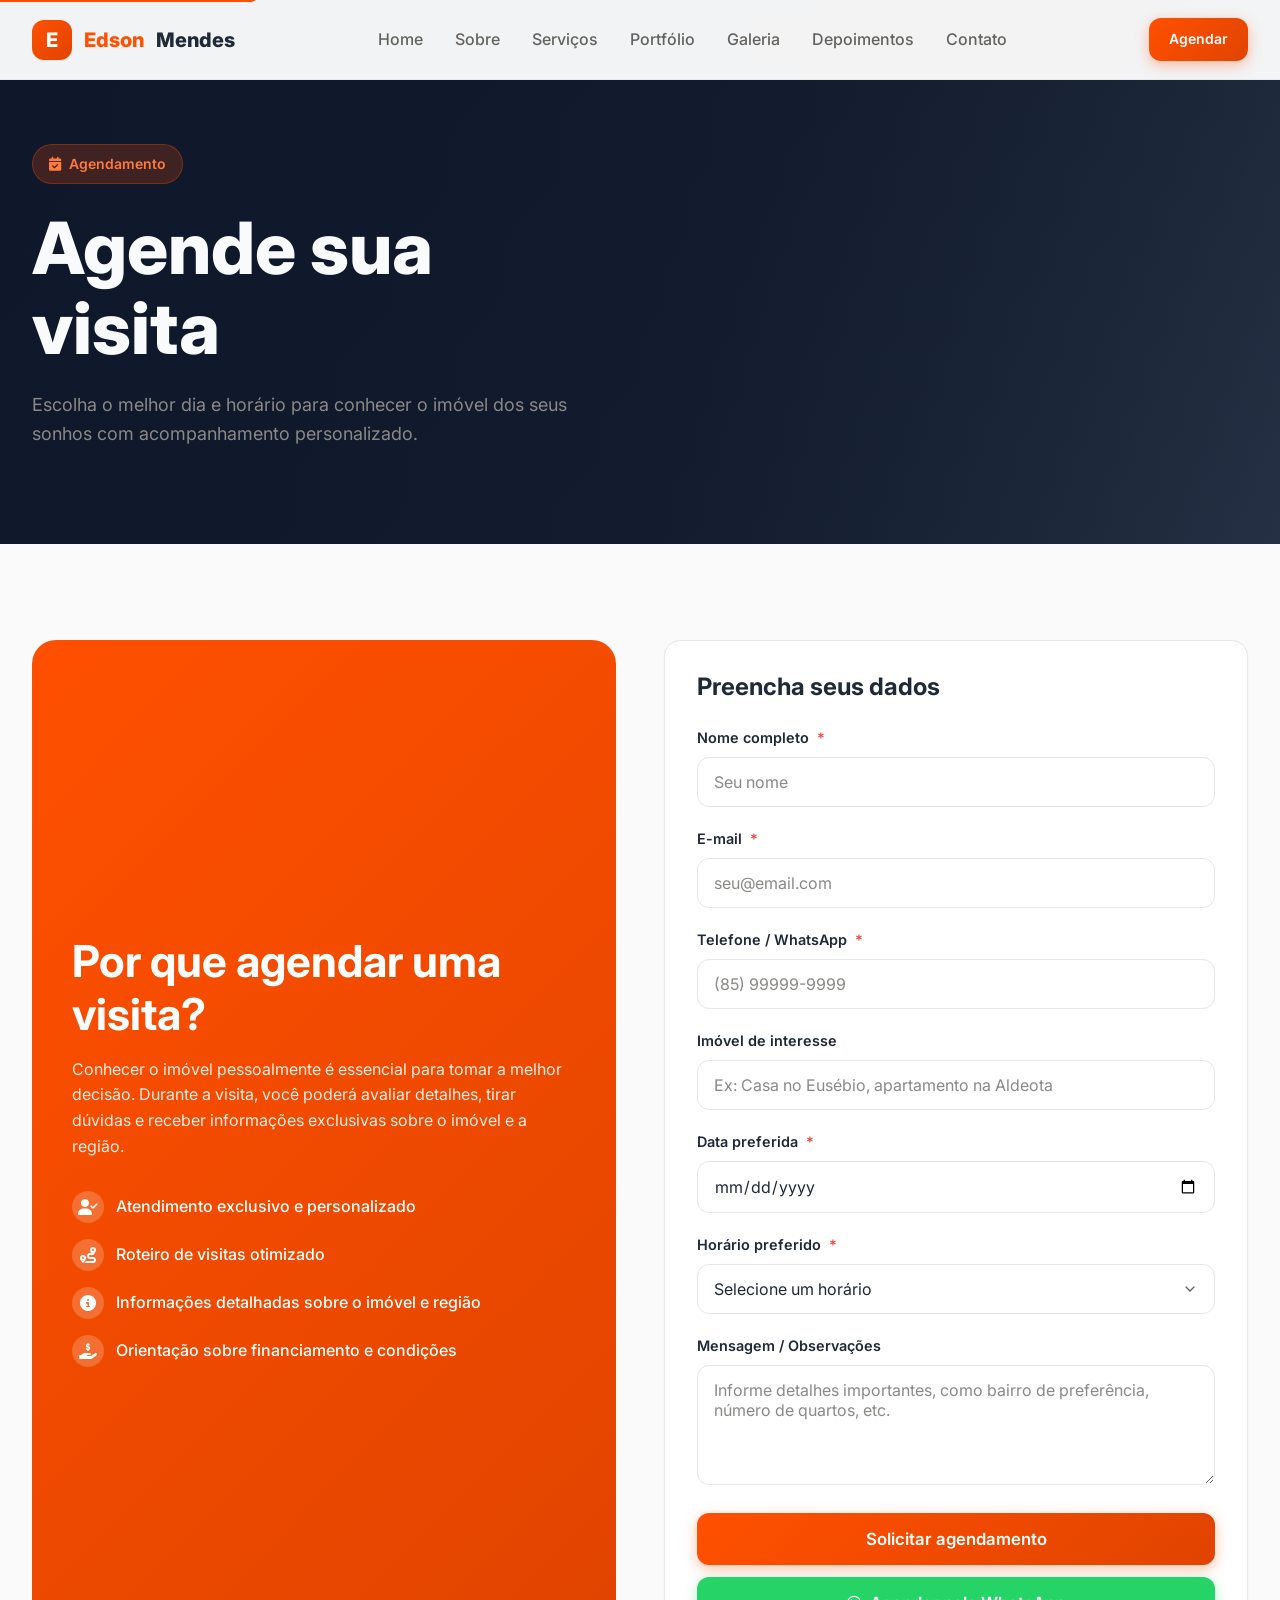
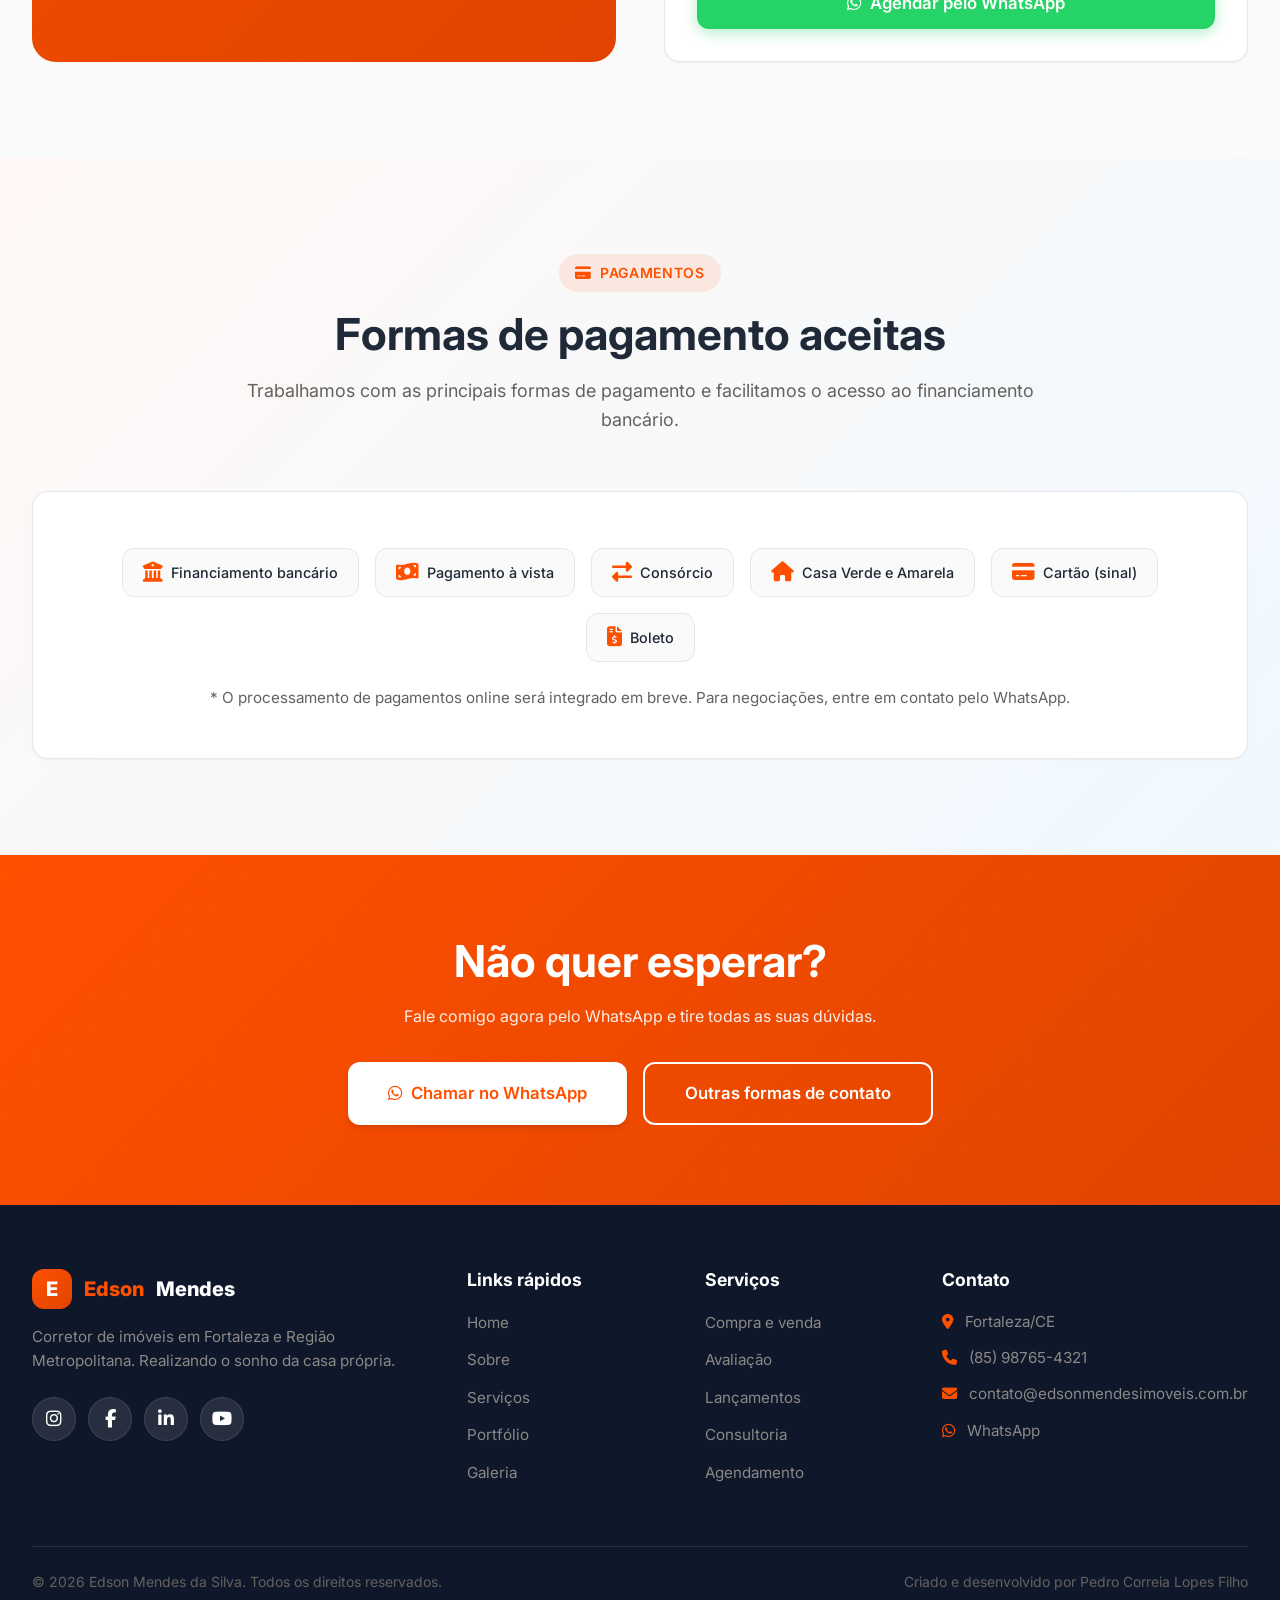
<file: pages/agendamento.html>
<!DOCTYPE html>
<html lang="pt-BR">
<head>
  <meta charset="UTF-8">
  <meta name="viewport" content="width=device-width, initial-scale=1.0">
  <title>Agendamento | Edson Mendes da Silva - Corretor de Imóveis em Fortaleza</title>
  <meta name="description" content="Agende uma visita com Edson Mendes da Silva, corretor de imóveis em Fortaleza/CE. Escolha dia, horário e o imóvel de interesse.">
  <meta name="keywords" content="agendamento visita imóvel, marcar visita Fortaleza, corretor imóveis, agendar">
  <meta name="robots" content="index, follow">
  <link rel="canonical" href="https://edsonmendesimoveis.com.br/pages/agendamento.html">
  
  <meta property="og:type" content="website">
  <meta property="og:url" content="https://edsonmendesimoveis.com.br/pages/agendamento.html">
  <meta property="og:title" content="Agendamento | Edson Mendes da Silva - Corretor de Imóveis">
  <meta property="og:description" content="Agende sua visita a imóveis em Fortaleza e Região Metropolitana.">
  <meta property="og:image" content="https://images.unsplash.com/photo-1600585154340-be6161a56a0c?auto=format&fit=crop&w=1200&q=80">
  
  <meta name="twitter:card" content="summary_large_image">
  <meta name="twitter:title" content="Agendamento | Edson Mendes da Silva - Corretor de Imóveis">
  <meta name="twitter:description" content="Agende sua visita a imóveis em Fortaleza e RM.">
  <meta name="twitter:image" content="https://images.unsplash.com/photo-1600585154340-be6161a56a0c?auto=format&fit=crop&w=1200&q=80">
  
  <script type="application/ld+json">
  {
    "@context": "https://schema.org",
    "@type": "WebPage",
    "name": "Agendamento de Visita - Edson Mendes da Silva",
    "description": "Agende uma visita com o corretor de imóveis Edson Mendes da Silva em Fortaleza/CE.",
    "url": "https://edsonmendesimoveis.com.br/pages/agendamento.html"
  }
  </script>
  
  <link rel="preconnect" href="https://fonts.googleapis.com">
  <link rel="preconnect" href="https://fonts.gstatic.com" crossorigin>
  <link href="https://fonts.googleapis.com/css2?family=Inter:wght@300;400;500;600;700;800&display=swap" rel="stylesheet">
  <link rel="stylesheet" href="https://cdn.jsdelivr.net/npm/@fortawesome/fontawesome-free@6.4.0/css/all.min.css">
  <link rel="stylesheet" href="../css/style.css">
  <link rel="icon" type="image/svg+xml" href="data:image/svg+xml,<svg xmlns='http://www.w3.org/2000/svg' viewBox='0 0 100 100'><rect width='100' height='100' rx='20' fill='%23ff5000'/><text x='50' y='68' font-size='55' text-anchor='middle' fill='white' font-family='Arial'>E</text></svg>">
</head>
<body>
  <a href="#main-content" class="skip-link">Pular para conteúdo principal</a>
  
  <header class="header" role="banner">
    <div class="container">
      <a href="../index.html" class="logo" aria-label="Edson Mendes - Corretor de Imóveis - Página inicial">
        <div class="logo-icon" aria-hidden="true">E</div>
        <span>Edson</span> Mendes
      </a>
      <nav class="nav-desktop" aria-label="Navegação principal">
        <ul>
          <li><a href="../index.html">Home</a></li>
          <li><a href="sobre.html">Sobre</a></li>
          <li><a href="servicos.html">Serviços</a></li>
          <li><a href="portfolio.html">Portfólio</a></li>
          <li><a href="galeria.html">Galeria</a></li>
          <li><a href="depoimentos.html">Depoimentos</a></li>
          <li><a href="contato.html">Contato</a></li>
        </ul>
      </nav>
      <div class="header-actions">
        <a href="agendamento.html" class="btn btn-primary btn-sm">Agendar</a>
        <button class="mobile-menu-toggle" aria-label="Abrir menu" aria-expanded="false" aria-controls="mobile-nav" aria-haspopup="true">
          <span></span><span></span><span></span>
        </button>
      </div>
    </div>
  </header>
  
  <div class="mobile-nav-overlay" id="mobile-nav-overlay" aria-hidden="true"></div>
  <nav class="mobile-nav" id="mobile-nav" aria-label="Menu mobile">
    <ul>
      <li><a href="../index.html">Home</a></li>
      <li><a href="sobre.html">Sobre</a></li>
      <li><a href="servicos.html">Serviços</a></li>
      <li><a href="portfolio.html">Portfólio</a></li>
      <li><a href="galeria.html">Galeria</a></li>
      <li><a href="faq.html">FAQ</a></li>
      <li><a href="depoimentos.html">Depoimentos</a></li>
      <li><a href="contato.html">Contato</a></li>
      <li><a href="agendamento.html" class="active">Agendamento</a></li>
    </ul>
    <a href="agendamento.html" class="btn btn-primary">Agendar visita</a>
  </nav>
  
  <main id="main-content">
    <section class="hero" style="min-height:60vh; padding:calc(var(--header-altura) + 4rem) 0 4rem;" aria-label="Apresentação da página de agendamento">
      <div class="container">
        <div class="hero-content reveal-left" style="max-width:100%">
          <div class="hero-badge"><i class="fas fa-calendar-check"></i> Agendamento</div>
          <h1 class="hero-title">Agende sua visita</h1>
          <p class="hero-description">Escolha o melhor dia e horário para conhecer o imóvel dos seus sonhos com acompanhamento personalizado.</p>
        </div>
      </div>
    </section>
    
    <section class="section" aria-labelledby="agendamento-title">
      <div class="container">
        <div class="schedule-grid">
          <div class="schedule-info reveal-left">
            <h2 id="agendamento-title">Por que agendar uma visita?</h2>
            <p>Conhecer o imóvel pessoalmente é essencial para tomar a melhor decisão. Durante a visita, você poderá avaliar detalhes, tirar dúvidas e receber informações exclusivas sobre o imóvel e a região.</p>
            <div class="schedule-benefits">
              <div class="schedule-benefit">
                <i class="fas fa-user-check"></i>
                <span>Atendimento exclusivo e personalizado</span>
              </div>
              <div class="schedule-benefit">
                <i class="fas fa-route"></i>
                <span>Roteiro de visitas otimizado</span>
              </div>
              <div class="schedule-benefit">
                <i class="fas fa-info-circle"></i>
                <span>Informações detalhadas sobre o imóvel e região</span>
              </div>
              <div class="schedule-benefit">
                <i class="fas fa-hand-holding-usd"></i>
                <span>Orientação sobre financiamento e condições</span>
              </div>
            </div>
          </div>
          
          <div class="schedule-form reveal-right">
            <div class="form-card">
              <h3 style="margin-bottom:1.5rem">Preencha seus dados</h3>
              <form data-form="appointment" novalidate>
                <div class="form-status" role="status" aria-live="polite"></div>
                <div class="form-group">
                  <label for="schedule-nome">Nome completo <span class="required" aria-hidden="true">*</span></label>
                  <input type="text" id="schedule-nome" name="name" class="form-control" placeholder="Seu nome" required aria-required="true">
                  <span class="form-error" role="alert"></span>
                </div>
                <div class="form-group">
                  <label for="schedule-email">E-mail <span class="required" aria-hidden="true">*</span></label>
                  <input type="email" id="schedule-email" name="email" class="form-control" placeholder="seu@email.com" required aria-required="true">
                  <span class="form-error" role="alert"></span>
                </div>
                <div class="form-group">
                  <label for="schedule-telefone">Telefone / WhatsApp <span class="required" aria-hidden="true">*</span></label>
                  <input type="tel" id="schedule-telefone" name="phone" class="form-control" placeholder="(85) 99999-9999" required aria-required="true">
                  <span class="form-error" role="alert"></span>
                </div>
                <div class="form-group">
                  <label for="schedule-imovel">Imóvel de interesse</label>
                  <input type="text" id="schedule-imovel" name="property_interest" class="form-control" placeholder="Ex: Casa no Eusébio, apartamento na Aldeota">
                </div>
                <div class="form-group">
                  <label for="schedule-data">Data preferida <span class="required" aria-hidden="true">*</span></label>
                  <input type="date" id="schedule-data" name="preferred_date" class="form-control" required aria-required="true">
                  <span class="form-error" role="alert"></span>
                </div>
                <div class="form-group">
                  <label for="schedule-horario">Horário preferido <span class="required" aria-hidden="true">*</span></label>
                  <select id="schedule-horario" name="preferred_time" class="form-control" required aria-required="true">
                    <option value="">Selecione um horário</option>
                    <option value="manha">Manhã (8h - 12h)</option>
                    <option value="tarde">Tarde (12h - 18h)</option>
                    <option value="noite">Noite (18h - 20h)</option>
                    <option value="sabado">Sábado</option>
                  </select>
                  <span class="form-error" role="alert"></span>
                </div>
                <div class="form-group">
                  <label for="schedule-mensagem">Mensagem / Observações</label>
                  <textarea id="schedule-mensagem" name="message" class="form-control" placeholder="Informe detalhes importantes, como bairro de preferência, número de quartos, etc."></textarea>
                </div>
                <button type="submit" class="btn btn-primary btn-lg" style="width:100%">Solicitar agendamento</button>
                <button type="button" class="btn btn-whatsapp btn-lg" style="width:100%; margin-top:0.75rem" data-whatsapp><i class="fab fa-whatsapp"></i> Agendar pelo WhatsApp</button>
              </form>
            </div>
          </div>
        </div>
      </div>
    </section>
    
    <section class="section bg-gradient" aria-labelledby="pagamentos-title">
      <div class="container">
        <div class="section-header reveal">
          <span class="section-label"><i class="fas fa-credit-card"></i> Pagamentos</span>
          <h2 id="pagamentos-title" class="section-title">Formas de pagamento aceitas</h2>
          <p class="section-subtitle">Trabalhamos com as principais formas de pagamento e facilitamos o acesso ao financiamento bancário.</p>
        </div>
        <div class="payment-section reveal">
          <div class="payment-methods">
            <div class="payment-method"><i class="fas fa-university"></i> Financiamento bancário</div>
            <div class="payment-method"><i class="fas fa-money-bill-wave"></i> Pagamento à vista</div>
            <div class="payment-method"><i class="fas fa-exchange-alt"></i> Consórcio</div>
            <div class="payment-method"><i class="fas fa-home"></i> Casa Verde e Amarela</div>
            <div class="payment-method"><i class="fas fa-credit-card"></i> Cartão (sinal)</div>
            <div class="payment-method"><i class="fas fa-file-invoice-dollar"></i> Boleto</div>
          </div>
          <p class="mt-3" style="color:var(--cor-secundaria); font-size:0.95rem">* O processamento de pagamentos online será integrado em breve. Para negociações, entre em contato pelo WhatsApp.</p>
        </div>
      </div>
    </section>
    
    <section class="cta-section" aria-labelledby="cta-agendamento-title">
      <div class="container">
        <h2 id="cta-agendamento-title" class="reveal">Não quer esperar?</h2>
        <p class="reveal">Fale comigo agora pelo WhatsApp e tire todas as suas dúvidas.</p>
        <div class="cta-buttons reveal">
          <button class="btn btn-branco btn-lg" data-whatsapp><i class="fab fa-whatsapp"></i> Chamar no WhatsApp</button>
          <a href="contato.html" class="btn btn-secondary btn-lg" style="color:white; border-color:white">Outras formas de contato</a>
        </div>
      </div>
    </section>
  </main>
  
  <footer class="footer" role="contentinfo">
    <div class="container">
      <div class="footer-grid">
        <div class="footer-brand">
          <a href="../index.html" class="logo"><div class="logo-icon" aria-hidden="true">E</div><span>Edson</span> Mendes</a>
          <p>Corretor de imóveis em Fortaleza e Região Metropolitana. Realizando o sonho da casa própria.</p>
          <div class="social-links" aria-label="Redes sociais">
            <a href="#" class="social-link" data-social="instagram" aria-label="Instagram"><i class="fab fa-instagram"></i></a>
            <a href="#" class="social-link" data-social="facebook" aria-label="Facebook"><i class="fab fa-facebook-f"></i></a>
            <a href="#" class="social-link" data-social="linkedin" aria-label="LinkedIn"><i class="fab fa-linkedin-in"></i></a>
            <a href="#" class="social-link" data-social="youtube" aria-label="YouTube"><i class="fab fa-youtube"></i></a>
          </div>
        </div>
        <div class="footer-column">
          <h4>Links rápidos</h4>
          <ul>
            <li><a href="../index.html">Home</a></li>
            <li><a href="sobre.html">Sobre</a></li>
            <li><a href="servicos.html">Serviços</a></li>
            <li><a href="portfolio.html">Portfólio</a></li>
            <li><a href="galeria.html">Galeria</a></li>
          </ul>
        </div>
        <div class="footer-column">
          <h4>Serviços</h4>
          <ul>
            <li><a href="servicos.html">Compra e venda</a></li>
            <li><a href="servicos.html">Avaliação</a></li>
            <li><a href="servicos.html">Lançamentos</a></li>
            <li><a href="servicos.html">Consultoria</a></li>
            <li><a href="agendamento.html">Agendamento</a></li>
          </ul>
        </div>
        <div class="footer-column">
          <h4>Contato</h4>
          <ul class="footer-contact">
            <li><i class="fas fa-map-marker-alt"></i> Fortaleza/CE</li>
            <li><i class="fas fa-phone"></i> <a href="tel:+5585987654321">(85) 98765-4321</a></li>
            <li><i class="fas fa-envelope"></i> <a href="mailto:contato@edsonmendesimoveis.com.br">contato@edsonmendesimoveis.com.br</a></li>
            <li><i class="fab fa-whatsapp"></i> <a href="#" data-whatsapp>WhatsApp</a></li>
          </ul>
        </div>
      </div>
      <div class="footer-bottom">
        <p>© 2026 Edson Mendes da Silva. Todos os direitos reservados.</p>
        <p>Criado e desenvolvido por Pedro Correia Lopes Filho</p>
      </div>
    </div>
  </footer>
  
  <script src="../js/main.js" defer></script>
</body>
</html>
</file>
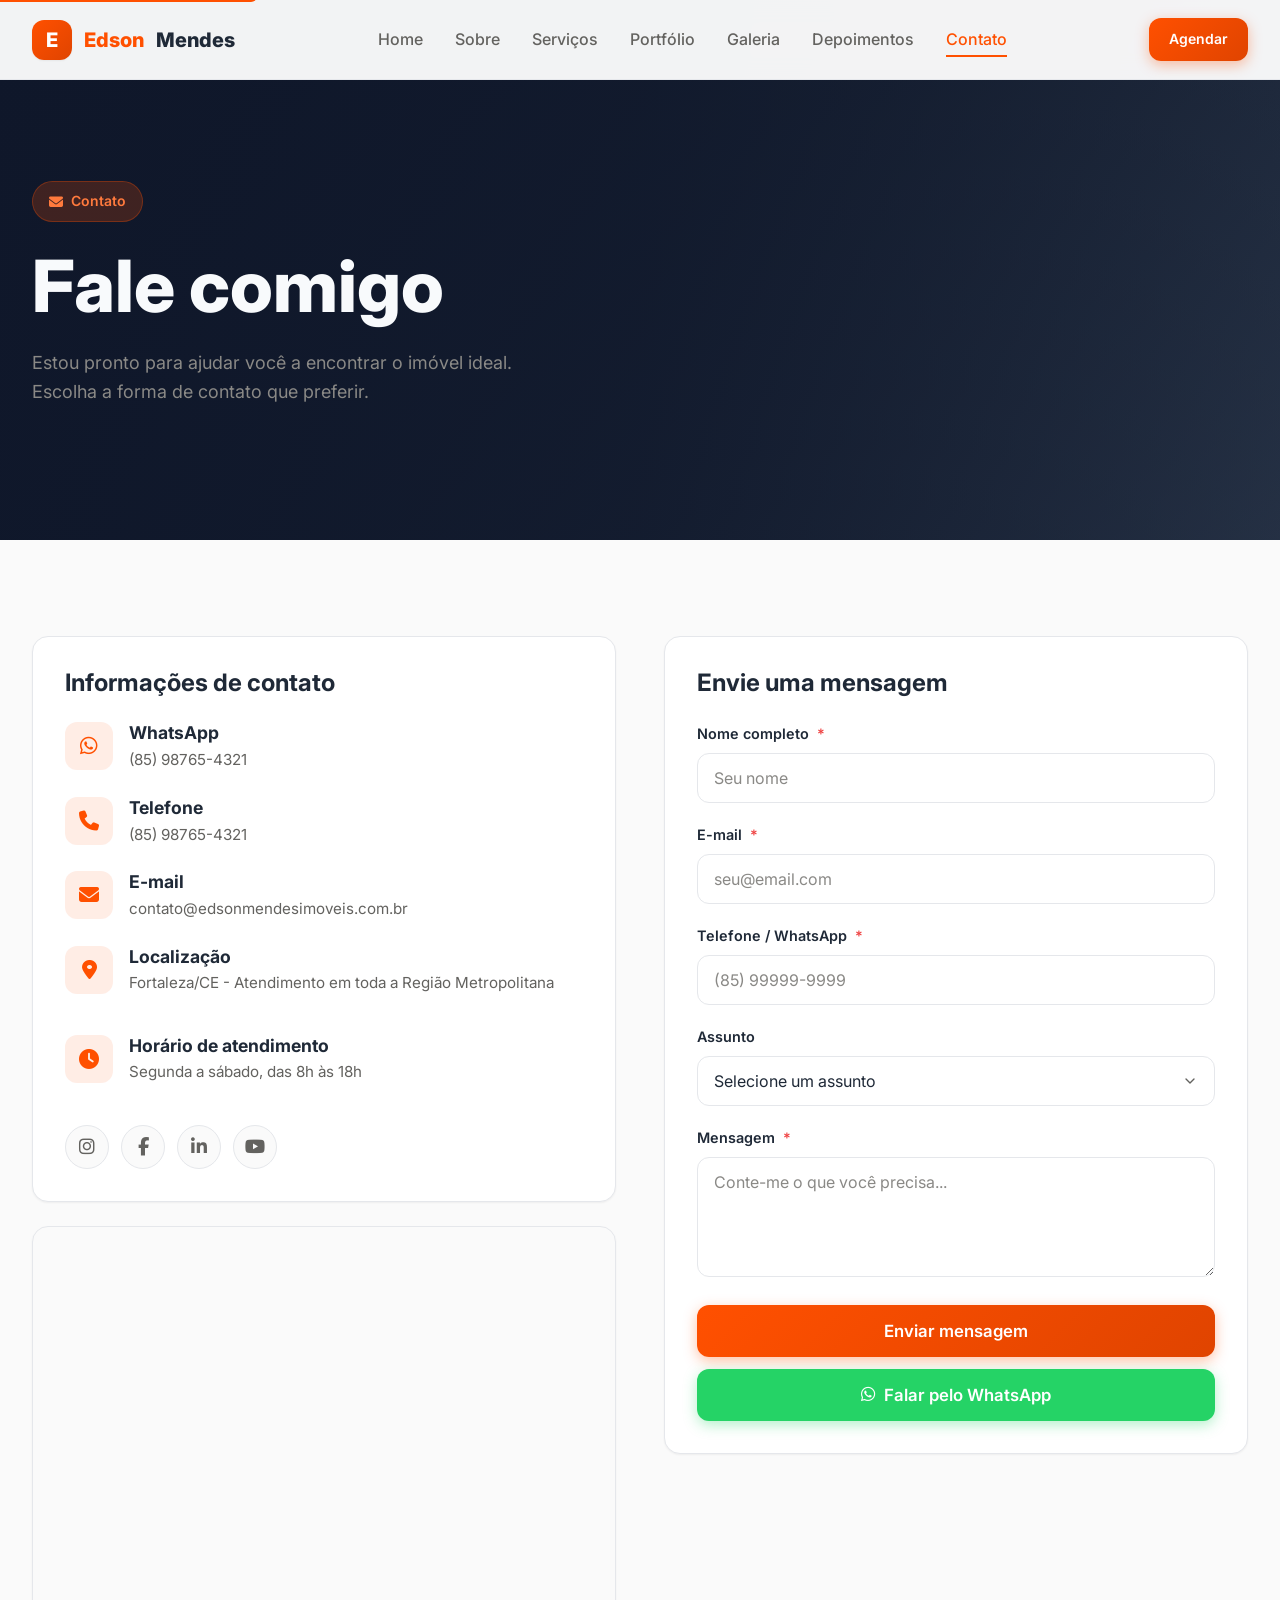
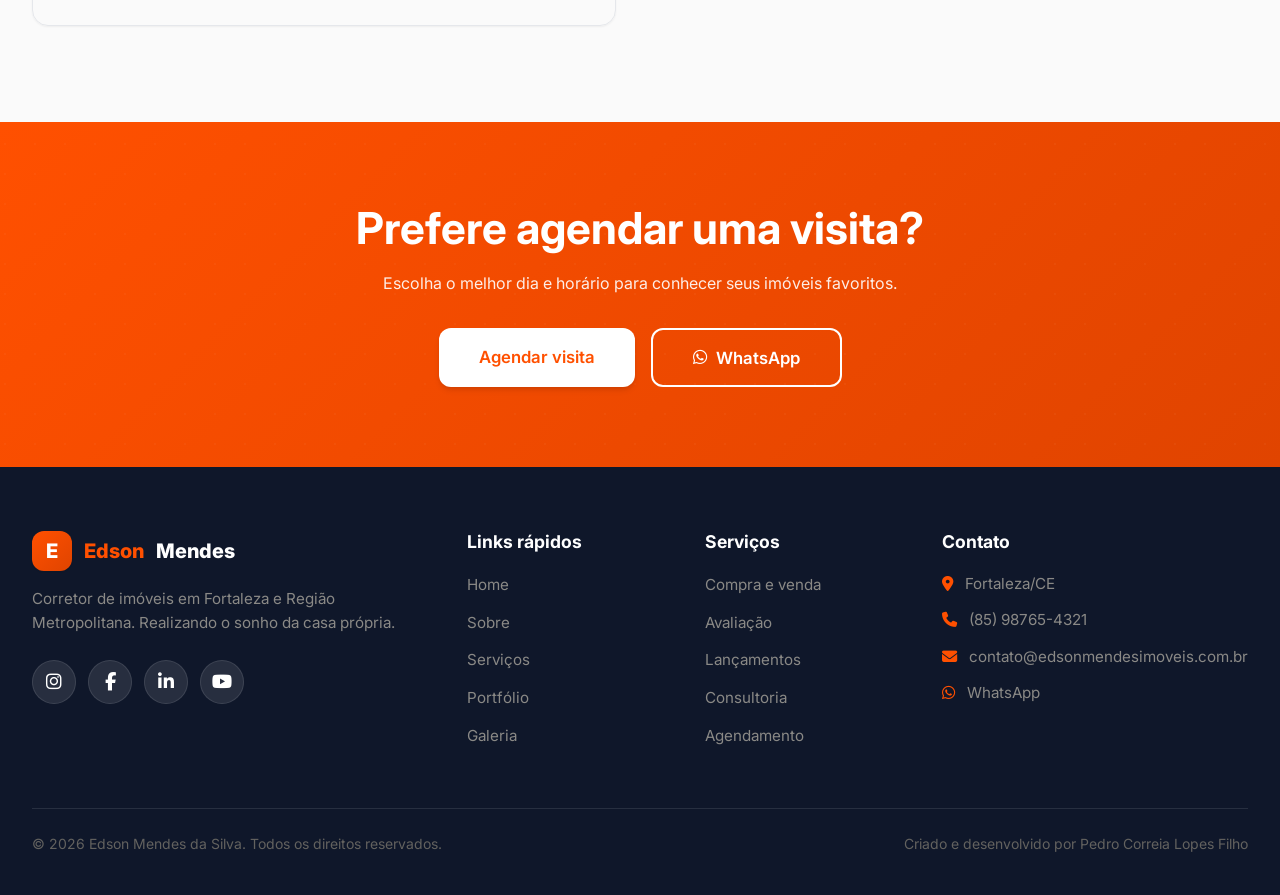
<file: pages/contato.html>
<!DOCTYPE html>
<html lang="pt-BR">
<head>
  <meta charset="UTF-8">
  <meta name="viewport" content="width=device-width, initial-scale=1.0">
  <title>Contato | Edson Mendes da Silva - Corretor de Imóveis em Fortaleza</title>
  <meta name="description" content="Entre em contato com Edson Mendes da Silva, corretor de imóveis em Fortaleza/CE. Telefone, WhatsApp, e-mail e formulário de contato.">
  <meta name="keywords" content="contato corretor imóveis, WhatsApp imóveis Fortaleza, telefone corretor, agendamento visita">
  <meta name="robots" content="index, follow">
  <link rel="canonical" href="https://edsonmendesimoveis.com.br/pages/contato.html">
  
  <meta property="og:type" content="website">
  <meta property="og:url" content="https://edsonmendesimoveis.com.br/pages/contato.html">
  <meta property="og:title" content="Contato | Edson Mendes da Silva - Corretor de Imóveis">
  <meta property="og:description" content="Fale com Edson Mendes da Silva. Atendimento via WhatsApp, telefone, e-mail ou formulário.">
  <meta property="og:image" content="https://images.unsplash.com/photo-1423666639041-f56000c27a9a?auto=format&fit=crop&w=1200&q=80">
  
  <meta name="twitter:card" content="summary_large_image">
  <meta name="twitter:title" content="Contato | Edson Mendes da Silva - Corretor de Imóveis">
  <meta name="twitter:description" content="Fale com o corretor Edson Mendes da Silva em Fortaleza/CE.">
  <meta name="twitter:image" content="https://images.unsplash.com/photo-1423666639041-f56000c27a9a?auto=format&fit=crop&w=1200&q=80">
  
  <script type="application/ld+json">
  {
    "@context": "https://schema.org",
    "@type": "ContactPage",
    "name": "Contato - Edson Mendes da Silva",
    "description": "Página de contato do corretor de imóveis Edson Mendes da Silva em Fortaleza/CE.",
    "url": "https://edsonmendesimoveis.com.br/pages/contato.html",
    "mainEntity": {
      "@type": "RealEstateAgent",
      "name": "Edson Mendes da Silva - Corretor de Imóveis",
      "telephone": "+55-85-98765-4321",
      "email": "contato@edsonmendesimoveis.com.br",
      "address": {
        "@type": "PostalAddress",
        "addressLocality": "Fortaleza",
        "addressRegion": "CE",
        "addressCountry": "BR"
      },
      "contactPoint": {
        "@type": "ContactPoint",
        "telephone": "+55-85-98765-4321",
        "contactType": "Vendas",
        "availableLanguage": "Portuguese"
      }
    }
  }
  </script>
  
  <link rel="preconnect" href="https://fonts.googleapis.com">
  <link rel="preconnect" href="https://fonts.gstatic.com" crossorigin>
  <link href="https://fonts.googleapis.com/css2?family=Inter:wght@300;400;500;600;700;800&display=swap" rel="stylesheet">
  <link rel="stylesheet" href="https://cdn.jsdelivr.net/npm/@fortawesome/fontawesome-free@6.4.0/css/all.min.css">
  <link rel="stylesheet" href="../css/style.css">
  <link rel="icon" type="image/svg+xml" href="data:image/svg+xml,<svg xmlns='http://www.w3.org/2000/svg' viewBox='0 0 100 100'><rect width='100' height='100' rx='20' fill='%23ff5000'/><text x='50' y='68' font-size='55' text-anchor='middle' fill='white' font-family='Arial'>E</text></svg>">
</head>
<body>
  <a href="#main-content" class="skip-link">Pular para conteúdo principal</a>
  
  <header class="header" role="banner">
    <div class="container">
      <a href="../index.html" class="logo" aria-label="Edson Mendes - Corretor de Imóveis - Página inicial">
        <div class="logo-icon" aria-hidden="true">E</div>
        <span>Edson</span> Mendes
      </a>
      <nav class="nav-desktop" aria-label="Navegação principal">
        <ul>
          <li><a href="../index.html">Home</a></li>
          <li><a href="sobre.html">Sobre</a></li>
          <li><a href="servicos.html">Serviços</a></li>
          <li><a href="portfolio.html">Portfólio</a></li>
          <li><a href="galeria.html">Galeria</a></li>
          <li><a href="depoimentos.html">Depoimentos</a></li>
          <li><a href="contato.html" class="active">Contato</a></li>
        </ul>
      </nav>
      <div class="header-actions">
        <a href="agendamento.html" class="btn btn-primary btn-sm">Agendar</a>
        <button class="mobile-menu-toggle" aria-label="Abrir menu" aria-expanded="false" aria-controls="mobile-nav" aria-haspopup="true">
          <span></span><span></span><span></span>
        </button>
      </div>
    </div>
  </header>
  
  <div class="mobile-nav-overlay" id="mobile-nav-overlay" aria-hidden="true"></div>
  <nav class="mobile-nav" id="mobile-nav" aria-label="Menu mobile">
    <ul>
      <li><a href="../index.html">Home</a></li>
      <li><a href="sobre.html">Sobre</a></li>
      <li><a href="servicos.html">Serviços</a></li>
      <li><a href="portfolio.html">Portfólio</a></li>
      <li><a href="galeria.html">Galeria</a></li>
      <li><a href="faq.html">FAQ</a></li>
      <li><a href="depoimentos.html">Depoimentos</a></li>
      <li><a href="contato.html" class="active">Contato</a></li>
      <li><a href="agendamento.html">Agendamento</a></li>
    </ul>
    <a href="agendamento.html" class="btn btn-primary">Agendar visita</a>
  </nav>
  
  <main id="main-content">
    <section class="hero" style="min-height:60vh; padding:calc(var(--header-altura) + 4rem) 0 4rem;" aria-label="Apresentação da página de contato">
      <div class="container">
        <div class="hero-content reveal-left" style="max-width:100%">
          <div class="hero-badge"><i class="fas fa-envelope"></i> Contato</div>
          <h1 class="hero-title">Fale comigo</h1>
          <p class="hero-description">Estou pronto para ajudar você a encontrar o imóvel ideal. Escolha a forma de contato que preferir.</p>
        </div>
      </div>
    </section>
    
    <section class="section" aria-labelledby="contato-title">
      <div class="container">
        <div class="contact-grid">
          <div class="contact-info reveal-left">
            <div class="contact-info-card">
              <h3 style="margin-bottom:1.5rem">Informações de contato</h3>
              <div class="contact-info-item">
                <i class="fab fa-whatsapp"></i>
                <div>
                  <h4>WhatsApp</h4>
                  <a href="#" data-whatsapp>(85) 98765-4321</a>
                </div>
              </div>
              <div class="contact-info-item">
                <i class="fas fa-phone"></i>
                <div>
                  <h4>Telefone</h4>
                  <a href="tel:+5585987654321">(85) 98765-4321</a>
                </div>
              </div>
              <div class="contact-info-item">
                <i class="fas fa-envelope"></i>
                <div>
                  <h4>E-mail</h4>
                  <a href="mailto:contato@edsonmendesimoveis.com.br">contato@edsonmendesimoveis.com.br</a>
                </div>
              </div>
              <div class="contact-info-item">
                <i class="fas fa-map-marker-alt"></i>
                <div>
                  <h4>Localização</h4>
                  <p>Fortaleza/CE - Atendimento em toda a Região Metropolitana</p>
                </div>
              </div>
              <div class="contact-info-item">
                <i class="fas fa-clock"></i>
                <div>
                  <h4>Horário de atendimento</h4>
                  <p>Segunda a sábado, das 8h às 18h</p>
                </div>
              </div>
              <div class="social-links" aria-label="Redes sociais">
                <a href="#" class="social-link" data-social="instagram" aria-label="Instagram"><i class="fab fa-instagram"></i></a>
                <a href="#" class="social-link" data-social="facebook" aria-label="Facebook"><i class="fab fa-facebook-f"></i></a>
                <a href="#" class="social-link" data-social="linkedin" aria-label="LinkedIn"><i class="fab fa-linkedin-in"></i></a>
                <a href="#" class="social-link" data-social="youtube" aria-label="YouTube"><i class="fab fa-youtube"></i></a>
              </div>
            </div>
            <div class="map-container" aria-label="Mapa de localização em Fortaleza">
              <iframe src="https://www.google.com/maps/embed?pb=!1m18!1m12!1m3!1d127394.50268302252!2d-38.5898544!3d-3.7327144!2m3!1f0!2f0!3f0!3m2!1i1024!2i768!4f13.1!3m3!1m2!1s0x7c74c3f5cacecbf%3A0x3c2c7fccbaf2f9e0!2sFortaleza%2C%20CE!5e0!3m2!1spt-BR!2sbr!4v1699999999999!5m2!1spt-BR!2sbr" allowfullscreen="" loading="lazy" referrerpolicy="no-referrer-when-downgrade" title="Mapa de Fortaleza - Ceará"></iframe>
            </div>
          </div>
          
          <div class="contact-form reveal-right">
            <div class="form-card">
              <h3 style="margin-bottom:1.5rem">Envie uma mensagem</h3>
              <form data-form="contact" novalidate>
                <div class="form-status" role="status" aria-live="polite"></div>
                <div class="form-group">
                  <label for="contact-nome">Nome completo <span class="required" aria-hidden="true">*</span></label>
                  <input type="text" id="contact-nome" name="name" class="form-control" placeholder="Seu nome" required aria-required="true">
                  <span class="form-error" role="alert"></span>
                </div>
                <div class="form-group">
                  <label for="contact-email">E-mail <span class="required" aria-hidden="true">*</span></label>
                  <input type="email" id="contact-email" name="email" class="form-control" placeholder="seu@email.com" required aria-required="true">
                  <span class="form-error" role="alert"></span>
                </div>
                <div class="form-group">
                  <label for="contact-telefone">Telefone / WhatsApp <span class="required" aria-hidden="true">*</span></label>
                  <input type="tel" id="contact-telefone" name="phone" class="form-control" placeholder="(85) 99999-9999" required aria-required="true">
                  <span class="form-error" role="alert"></span>
                </div>
                <div class="form-group">
                  <label for="contact-assunto">Assunto</label>
                  <select id="contact-assunto" name="subject" class="form-control">
                    <option value="">Selecione um assunto</option>
                    <option value="compra">Quero comprar um imóvel</option>
                    <option value="venda">Quero vender um imóvel</option>
                    <option value="aluguel">Quero alugar um imóvel</option>
                    <option value="avaliacao">Avaliação de imóvel</option>
                    <option value="lancamento">Lançamentos</option>
                    <option value="outro">Outro assunto</option>
                  </select>
                </div>
                <div class="form-group">
                  <label for="contact-mensagem">Mensagem <span class="required" aria-hidden="true">*</span></label>
                  <textarea id="contact-mensagem" name="message" class="form-control" placeholder="Conte-me o que você precisa..." required aria-required="true"></textarea>
                  <span class="form-error" role="alert"></span>
                </div>
                <button type="submit" class="btn btn-primary btn-lg" style="width:100%">Enviar mensagem</button>
                <button type="button" class="btn btn-whatsapp btn-lg" style="width:100%; margin-top:0.75rem" data-whatsapp><i class="fab fa-whatsapp"></i> Falar pelo WhatsApp</button>
              </form>
            </div>
          </div>
        </div>
      </div>
    </section>
    
    <section class="cta-section" aria-labelledby="cta-contato-title">
      <div class="container">
        <h2 id="cta-contato-title" class="reveal">Prefere agendar uma visita?</h2>
        <p class="reveal">Escolha o melhor dia e horário para conhecer seus imóveis favoritos.</p>
        <div class="cta-buttons reveal">
          <a href="agendamento.html" class="btn btn-branco btn-lg">Agendar visita</a>
          <button class="btn btn-secondary btn-lg" style="color:white; border-color:white" data-whatsapp><i class="fab fa-whatsapp"></i> WhatsApp</button>
        </div>
      </div>
    </section>
  </main>
  
  <footer class="footer" role="contentinfo">
    <div class="container">
      <div class="footer-grid">
        <div class="footer-brand">
          <a href="../index.html" class="logo"><div class="logo-icon" aria-hidden="true">E</div><span>Edson</span> Mendes</a>
          <p>Corretor de imóveis em Fortaleza e Região Metropolitana. Realizando o sonho da casa própria.</p>
          <div class="social-links" aria-label="Redes sociais">
            <a href="#" class="social-link" data-social="instagram" aria-label="Instagram"><i class="fab fa-instagram"></i></a>
            <a href="#" class="social-link" data-social="facebook" aria-label="Facebook"><i class="fab fa-facebook-f"></i></a>
            <a href="#" class="social-link" data-social="linkedin" aria-label="LinkedIn"><i class="fab fa-linkedin-in"></i></a>
            <a href="#" class="social-link" data-social="youtube" aria-label="YouTube"><i class="fab fa-youtube"></i></a>
          </div>
        </div>
        <div class="footer-column">
          <h4>Links rápidos</h4>
          <ul>
            <li><a href="../index.html">Home</a></li>
            <li><a href="sobre.html">Sobre</a></li>
            <li><a href="servicos.html">Serviços</a></li>
            <li><a href="portfolio.html">Portfólio</a></li>
            <li><a href="galeria.html">Galeria</a></li>
          </ul>
        </div>
        <div class="footer-column">
          <h4>Serviços</h4>
          <ul>
            <li><a href="servicos.html">Compra e venda</a></li>
            <li><a href="servicos.html">Avaliação</a></li>
            <li><a href="servicos.html">Lançamentos</a></li>
            <li><a href="servicos.html">Consultoria</a></li>
            <li><a href="agendamento.html">Agendamento</a></li>
          </ul>
        </div>
        <div class="footer-column">
          <h4>Contato</h4>
          <ul class="footer-contact">
            <li><i class="fas fa-map-marker-alt"></i> Fortaleza/CE</li>
            <li><i class="fas fa-phone"></i> <a href="tel:+5585987654321">(85) 98765-4321</a></li>
            <li><i class="fas fa-envelope"></i> <a href="mailto:contato@edsonmendesimoveis.com.br">contato@edsonmendesimoveis.com.br</a></li>
            <li><i class="fab fa-whatsapp"></i> <a href="#" data-whatsapp>WhatsApp</a></li>
          </ul>
        </div>
      </div>
      <div class="footer-bottom">
        <p>© 2026 Edson Mendes da Silva. Todos os direitos reservados.</p>
        <p>Criado e desenvolvido por Pedro Correia Lopes Filho</p>
      </div>
    </div>
  </footer>
  
  <script src="../js/main.js" defer></script>
</body>
</html>
</file>
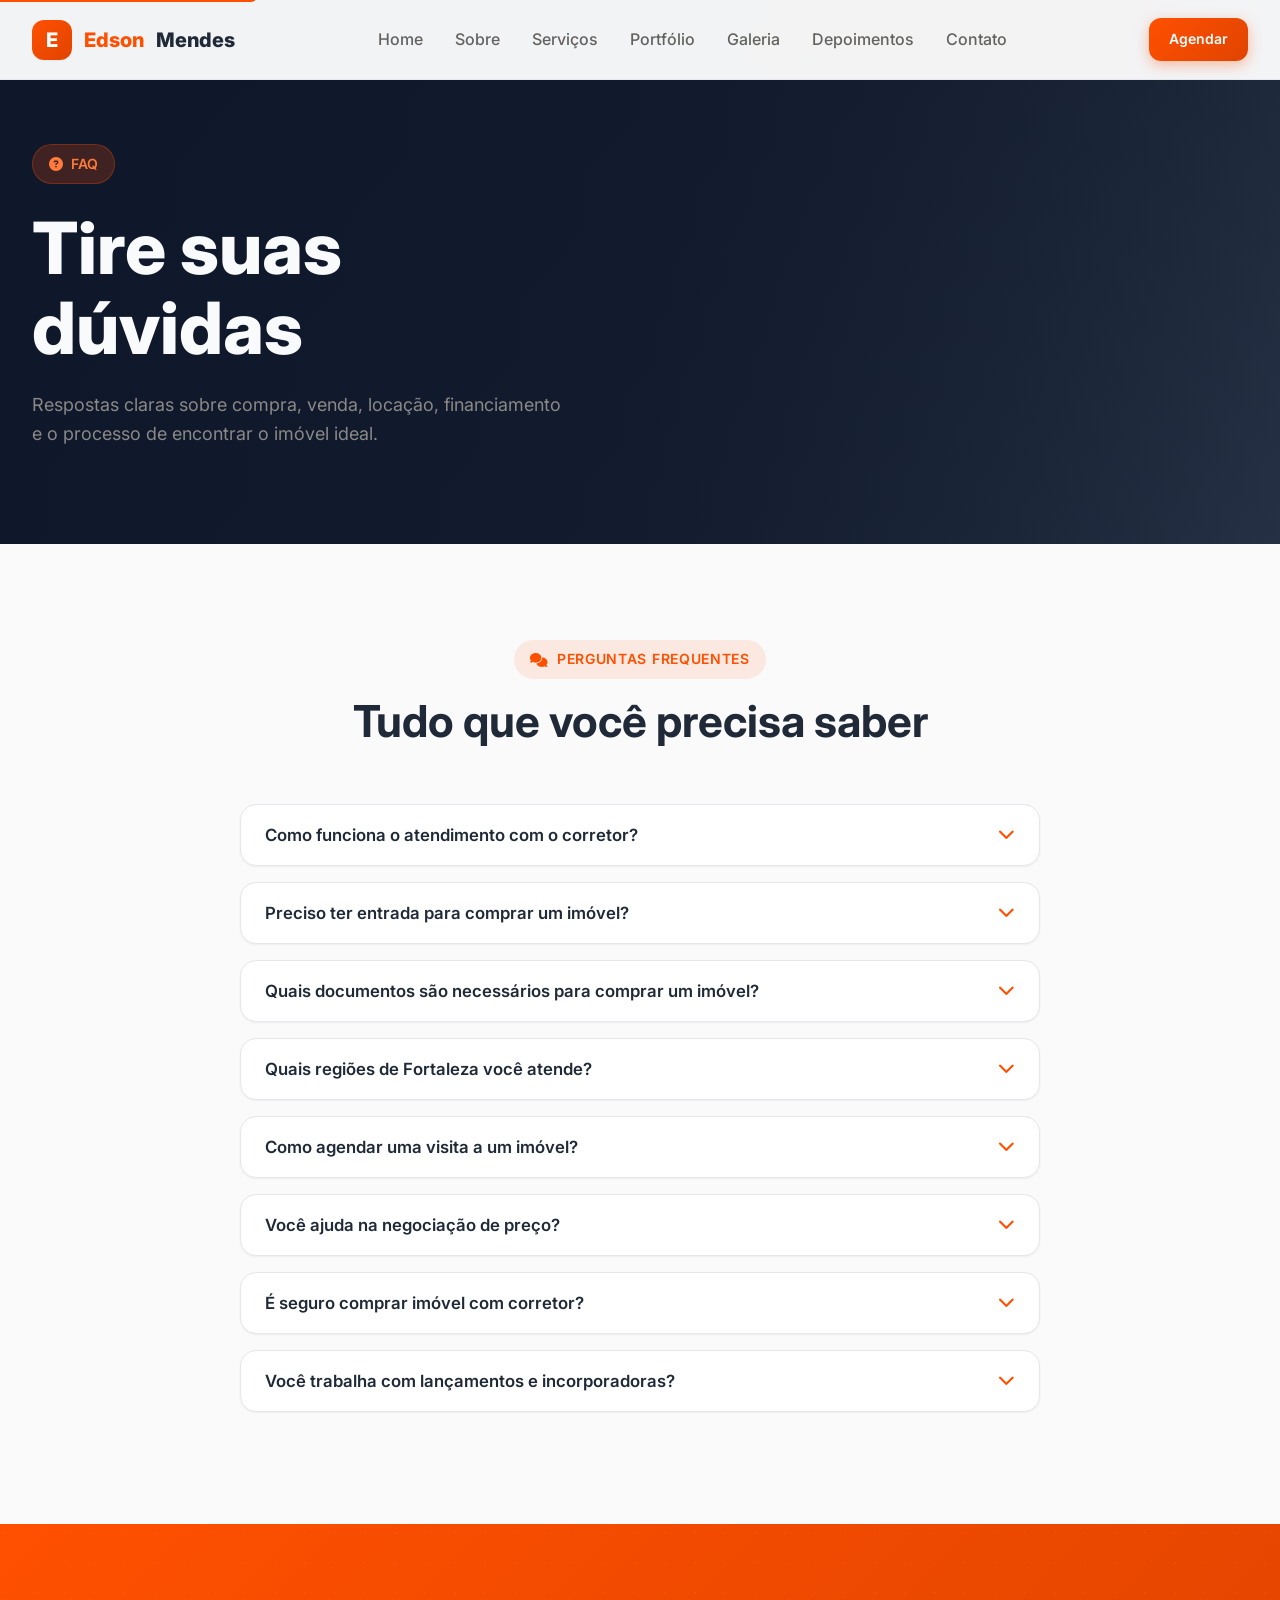
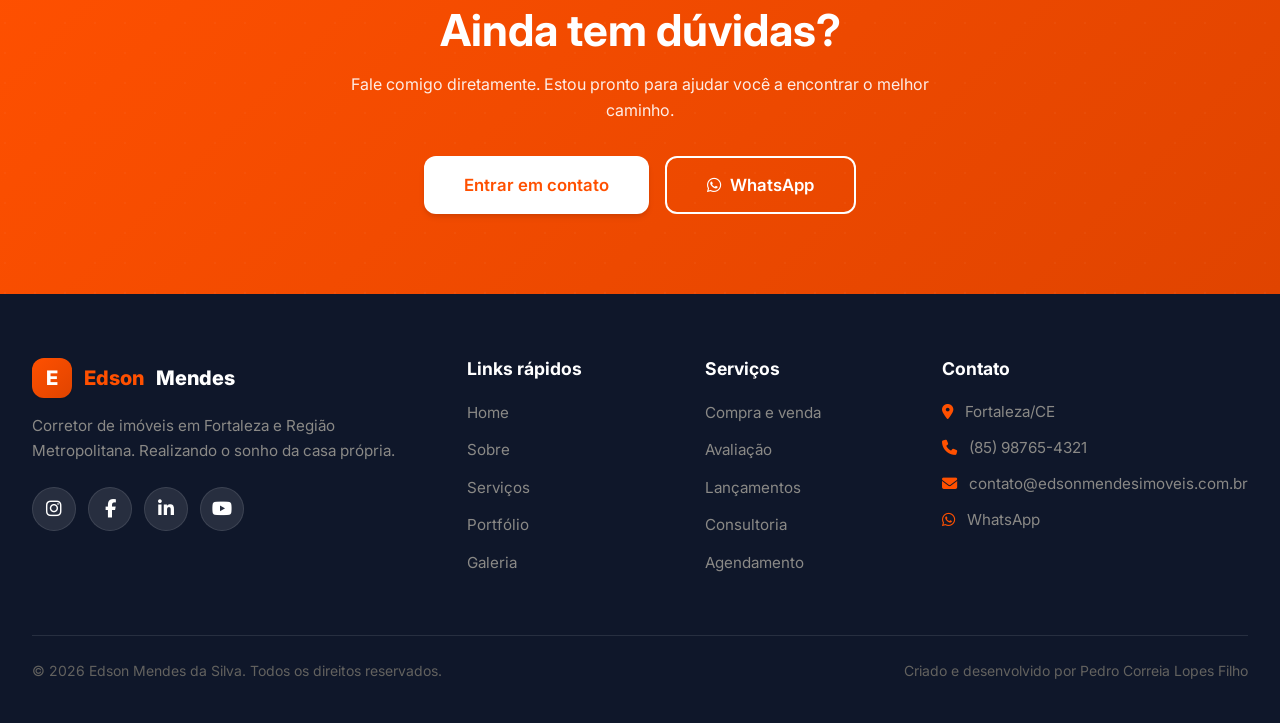
<file: pages/faq.html>
<!DOCTYPE html>
<html lang="pt-BR">
<head>
  <meta charset="UTF-8">
  <meta name="viewport" content="width=device-width, initial-scale=1.0">
  <title>FAQ | Edson Mendes da Silva - Corretor de Imóveis em Fortaleza</title>
  <meta name="description" content="Tire suas dúvidas sobre compra, venda, locação e financiamento de imóveis em Fortaleza e Região Metropolitana.">
  <meta name="keywords" content="FAQ imóveis, dúvidas imóveis, financiamento, compra casa, aluguel Fortaleza">
  <meta name="robots" content="index, follow">
  <link rel="canonical" href="https://edsonmendesimoveis.com.br/pages/faq.html">
  
  <meta property="og:type" content="website">
  <meta property="og:url" content="https://edsonmendesimoveis.com.br/pages/faq.html">
  <meta property="og:title" content="FAQ | Edson Mendes da Silva - Corretor de Imóveis">
  <meta property="og:description" content="Respostas para as principais dúvidas sobre imóveis em Fortaleza/CE.">
  <meta property="og:image" content="https://images.unsplash.com/photo-1560518883-ce09059eeffa?auto=format&fit=crop&w=1200&q=80">
  
  <meta name="twitter:card" content="summary_large_image">
  <meta name="twitter:title" content="FAQ | Edson Mendes da Silva - Corretor de Imóveis">
  <meta name="twitter:description" content="Respostas para as principais dúvidas sobre imóveis em Fortaleza/CE.">
  <meta name="twitter:image" content="https://images.unsplash.com/photo-1560518883-ce09059eeffa?auto=format&fit=crop&w=1200&q=80">
  
  <script type="application/ld+json">
  {
    "@context": "https://schema.org",
    "@type": "FAQPage",
    "mainEntity": [
      {
        "@type": "Question",
        "name": "Como funciona o atendimento com o corretor?",
        "acceptedAnswer": {
          "@type": "Answer",
          "text": "O atendimento começa com uma conversa para entender seu perfil, necessidades e orçamento. Depois, envio opções selecionadas, agendamos visitas e acompanho toda a negociação até a assinatura."
        }
      },
      {
        "@type": "Question",
        "name": "Preciso ter entrada para comprar um imóvel?",
        "acceptedAnswer": {
          "@type": "Answer",
          "text": "Depende do financiamento. Existem programas como Casa Verde e Amarela, consórcio e opções de financiamento com entrada reduzida. Analisamos juntos a melhor alternativa para o seu caso."
        }
      },
      {
        "@type": "Question",
        "name": "Quais documentos são necessários para comprar um imóvel?",
        "acceptedAnswer": {
          "@type": "Answer",
          "text": "Geralmente são necessários RG, CPF, comprovante de residência, comprovante de renda e certidão de estado civil. Para financiamento, o banco pode solicitar documentos adicionais."
        }
      }
    ]
  }
  </script>
  
  <link rel="preconnect" href="https://fonts.googleapis.com">
  <link rel="preconnect" href="https://fonts.gstatic.com" crossorigin>
  <link href="https://fonts.googleapis.com/css2?family=Inter:wght@300;400;500;600;700;800&display=swap" rel="stylesheet">
  <link rel="stylesheet" href="https://cdn.jsdelivr.net/npm/@fortawesome/fontawesome-free@6.4.0/css/all.min.css">
  <link rel="stylesheet" href="../css/style.css">
  <link rel="icon" type="image/svg+xml" href="data:image/svg+xml,<svg xmlns='http://www.w3.org/2000/svg' viewBox='0 0 100 100'><rect width='100' height='100' rx='20' fill='%23ff5000'/><text x='50' y='68' font-size='55' text-anchor='middle' fill='white' font-family='Arial'>E</text></svg>">
</head>
<body>
  <a href="#main-content" class="skip-link">Pular para conteúdo principal</a>
  
  <header class="header" role="banner">
    <div class="container">
      <a href="../index.html" class="logo" aria-label="Edson Mendes - Corretor de Imóveis - Página inicial">
        <div class="logo-icon" aria-hidden="true">E</div>
        <span>Edson</span> Mendes
      </a>
      <nav class="nav-desktop" aria-label="Navegação principal">
        <ul>
          <li><a href="../index.html">Home</a></li>
          <li><a href="sobre.html">Sobre</a></li>
          <li><a href="servicos.html">Serviços</a></li>
          <li><a href="portfolio.html">Portfólio</a></li>
          <li><a href="galeria.html">Galeria</a></li>
          <li><a href="depoimentos.html">Depoimentos</a></li>
          <li><a href="contato.html">Contato</a></li>
        </ul>
      </nav>
      <div class="header-actions">
        <a href="agendamento.html" class="btn btn-primary btn-sm">Agendar</a>
        <button class="mobile-menu-toggle" aria-label="Abrir menu" aria-expanded="false" aria-controls="mobile-nav" aria-haspopup="true">
          <span></span><span></span><span></span>
        </button>
      </div>
    </div>
  </header>
  
  <div class="mobile-nav-overlay" id="mobile-nav-overlay" aria-hidden="true"></div>
  <nav class="mobile-nav" id="mobile-nav" aria-label="Menu mobile">
    <ul>
      <li><a href="../index.html">Home</a></li>
      <li><a href="sobre.html">Sobre</a></li>
      <li><a href="servicos.html">Serviços</a></li>
      <li><a href="portfolio.html">Portfólio</a></li>
      <li><a href="galeria.html">Galeria</a></li>
      <li><a href="faq.html" class="active">FAQ</a></li>
      <li><a href="depoimentos.html">Depoimentos</a></li>
      <li><a href="contato.html">Contato</a></li>
      <li><a href="agendamento.html">Agendamento</a></li>
    </ul>
    <a href="agendamento.html" class="btn btn-primary">Agendar visita</a>
  </nav>
  
  <main id="main-content">
    <section class="hero" style="min-height:60vh; padding:calc(var(--header-altura) + 4rem) 0 4rem;" aria-label="Apresentação do FAQ">
      <div class="container">
        <div class="hero-content reveal-left" style="max-width:100%">
          <div class="hero-badge"><i class="fas fa-question-circle"></i> FAQ</div>
          <h1 class="hero-title">Tire suas dúvidas</h1>
          <p class="hero-description">Respostas claras sobre compra, venda, locação, financiamento e o processo de encontrar o imóvel ideal.</p>
        </div>
      </div>
    </section>
    
    <section class="section" aria-labelledby="faq-lista-title">
      <div class="container">
        <div class="section-header reveal">
          <span class="section-label"><i class="fas fa-comments"></i> Perguntas frequentes</span>
          <h2 id="faq-lista-title" class="section-title">Tudo que você precisa saber</h2>
        </div>
        <div class="faq-list reveal">
          <div class="faq-item">
            <button class="faq-question" aria-expanded="false">
              <span>Como funciona o atendimento com o corretor?</span>
              <i class="fas fa-chevron-down" aria-hidden="true"></i>
            </button>
            <div class="faq-answer">
              <div class="faq-answer-content">O atendimento começa com uma conversa para entender seu perfil, necessidades e orçamento. Depois, envio opções selecionadas, agendamos visitas e acompanho toda a negociação até a assinatura.</div>
            </div>
          </div>
          <div class="faq-item">
            <button class="faq-question" aria-expanded="false">
              <span>Preciso ter entrada para comprar um imóvel?</span>
              <i class="fas fa-chevron-down" aria-hidden="true"></i>
            </button>
            <div class="faq-answer">
              <div class="faq-answer-content">Depende do financiamento. Existem programas como Casa Verde e Amarela, consórcio e opções de financiamento com entrada reduzida. Analisamos juntos a melhor alternativa para o seu caso.</div>
            </div>
          </div>
          <div class="faq-item">
            <button class="faq-question" aria-expanded="false">
              <span>Quais documentos são necessários para comprar um imóvel?</span>
              <i class="fas fa-chevron-down" aria-hidden="true"></i>
            </button>
            <div class="faq-answer">
              <div class="faq-answer-content">Geralmente são necessários RG, CPF, comprovante de residência, comprovante de renda e certidão de estado civil. Para financiamento, o banco pode solicitar documentos adicionais.</div>
            </div>
          </div>
          <div class="faq-item">
            <button class="faq-question" aria-expanded="false">
              <span>Quais regiões de Fortaleza você atende?</span>
              <i class="fas fa-chevron-down" aria-hidden="true"></i>
            </button>
            <div class="faq-answer">
              <div class="faq-answer-content">Atuo em Fortaleza e toda a Região Metropolitana, incluindo Caucaia, Maracanaú, Eusébio, Aquiraz, Pacatuba e Horizonte.</div>
            </div>
          </div>
          <div class="faq-item">
            <button class="faq-question" aria-expanded="false">
              <span>Como agendar uma visita a um imóvel?</span>
              <i class="fas fa-chevron-down" aria-hidden="true"></i>
            </button>
            <div class="faq-answer">
              <div class="faq-answer-content">Você pode agendar uma visita diretamente pelo formulário de agendamento, pelo WhatsApp ou ligando para o telefone indicado no site. As visitas são feitas com hora marcada e total flexibilidade.</div>
            </div>
          </div>
          <div class="faq-item">
            <button class="faq-question" aria-expanded="false">
              <span>Você ajuda na negociação de preço?</span>
              <i class="fas fa-chevron-down" aria-hidden="true"></i>
            </button>
            <div class="faq-answer">
              <div class="faq-answer-content">Sim. Conduzo a negociação junto ao vendedor ou locador buscando as melhores condições para você, sempre com base em dados reais de mercado.</div>
            </div>
          </div>
          <div class="faq-item">
            <button class="faq-question" aria-expanded="false">
              <span>É seguro comprar imóvel com corretor?</span>
              <i class="fas fa-chevron-down" aria-hidden="true"></i>
            </button>
            <div class="faq-answer">
              <div class="faq-answer-content">Sim, desde que o corretor seja credenciado. Trabalho com CRECI ativo e acompanho toda a documentação do imóvel para garantir segurança jurídica na transação.</div>
            </div>
          </div>
          <div class="faq-item">
            <button class="faq-question" aria-expanded="false">
              <span>Você trabalha com lançamentos e incorporadoras?</span>
              <i class="fas fa-chevron-down" aria-hidden="true"></i>
            </button>
            <div class="faq-answer">
              <div class="faq-answer-content">Sim. Tenho parceria com as principais incorporadoras de Fortaleza e RM, oferecendo acesso antecipado a lançamentos, plantas e condições especiais.</div>
            </div>
          </div>
        </div>
      </div>
    </section>
    
    <section class="cta-section" aria-labelledby="cta-faq-title">
      <div class="container">
        <h2 id="cta-faq-title" class="reveal">Ainda tem dúvidas?</h2>
        <p class="reveal">Fale comigo diretamente. Estou pronto para ajudar você a encontrar o melhor caminho.</p>
        <div class="cta-buttons reveal">
          <a href="contato.html" class="btn btn-branco btn-lg">Entrar em contato</a>
          <button class="btn btn-secondary btn-lg" style="color:white; border-color:white" data-whatsapp><i class="fab fa-whatsapp"></i> WhatsApp</button>
        </div>
      </div>
    </section>
  </main>
  
  <footer class="footer" role="contentinfo">
    <div class="container">
      <div class="footer-grid">
        <div class="footer-brand">
          <a href="../index.html" class="logo"><div class="logo-icon" aria-hidden="true">E</div><span>Edson</span> Mendes</a>
          <p>Corretor de imóveis em Fortaleza e Região Metropolitana. Realizando o sonho da casa própria.</p>
          <div class="social-links" aria-label="Redes sociais">
            <a href="#" class="social-link" data-social="instagram" aria-label="Instagram"><i class="fab fa-instagram"></i></a>
            <a href="#" class="social-link" data-social="facebook" aria-label="Facebook"><i class="fab fa-facebook-f"></i></a>
            <a href="#" class="social-link" data-social="linkedin" aria-label="LinkedIn"><i class="fab fa-linkedin-in"></i></a>
            <a href="#" class="social-link" data-social="youtube" aria-label="YouTube"><i class="fab fa-youtube"></i></a>
          </div>
        </div>
        <div class="footer-column">
          <h4>Links rápidos</h4>
          <ul>
            <li><a href="../index.html">Home</a></li>
            <li><a href="sobre.html">Sobre</a></li>
            <li><a href="servicos.html">Serviços</a></li>
            <li><a href="portfolio.html">Portfólio</a></li>
            <li><a href="galeria.html">Galeria</a></li>
          </ul>
        </div>
        <div class="footer-column">
          <h4>Serviços</h4>
          <ul>
            <li><a href="servicos.html">Compra e venda</a></li>
            <li><a href="servicos.html">Avaliação</a></li>
            <li><a href="servicos.html">Lançamentos</a></li>
            <li><a href="servicos.html">Consultoria</a></li>
            <li><a href="agendamento.html">Agendamento</a></li>
          </ul>
        </div>
        <div class="footer-column">
          <h4>Contato</h4>
          <ul class="footer-contact">
            <li><i class="fas fa-map-marker-alt"></i> Fortaleza/CE</li>
            <li><i class="fas fa-phone"></i> <a href="tel:+5585987654321">(85) 98765-4321</a></li>
            <li><i class="fas fa-envelope"></i> <a href="mailto:contato@edsonmendesimoveis.com.br">contato@edsonmendesimoveis.com.br</a></li>
            <li><i class="fab fa-whatsapp"></i> <a href="#" data-whatsapp>WhatsApp</a></li>
          </ul>
        </div>
      </div>
      <div class="footer-bottom">
        <p>© 2026 Edson Mendes da Silva. Todos os direitos reservados.</p>
        <p>Criado e desenvolvido por Pedro Correia Lopes Filho</p>
      </div>
    </div>
  </footer>
  
  <script src="../js/main.js" defer></script>
</body>
</html>
</file>
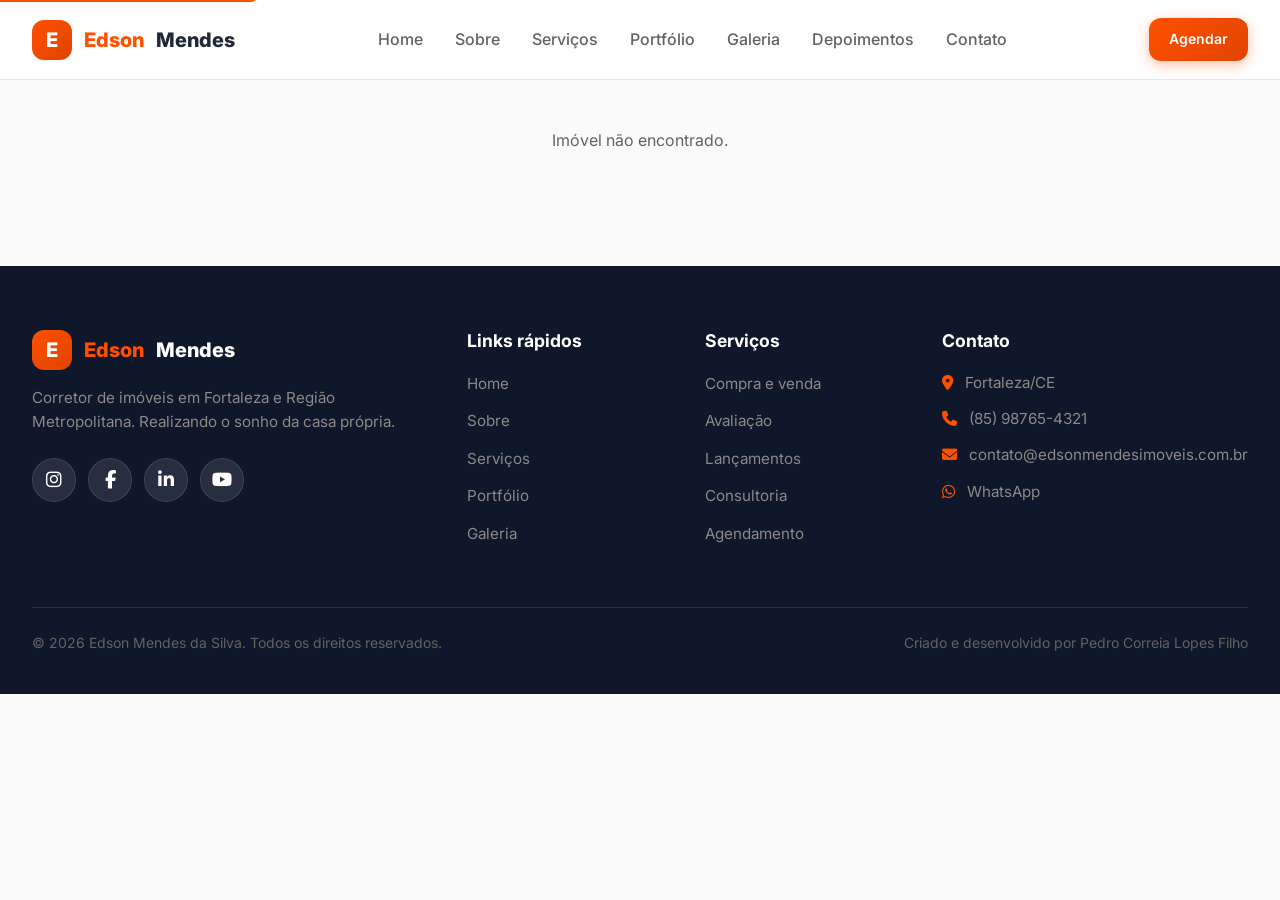
<file: pages/imovel.html>
<!DOCTYPE html>
<html lang="pt-BR">
<head>
  <meta charset="UTF-8">
  <meta name="viewport" content="width=device-width, initial-scale=1.0">
  <title>Detalhes do Imóvel | Edson Mendes da Silva</title>
  <meta name="description" content="Confira os detalhes do imóvel selecionado com Edson Mendes da Silva, corretor de imóveis em Fortaleza/CE.">
  <meta name="robots" content="index, follow">
  <link rel="canonical" href="https://edsonmendesimoveis.com.br/pages/imovel.html">
  
  <link rel="preconnect" href="https://fonts.googleapis.com">
  <link rel="preconnect" href="https://fonts.gstatic.com" crossorigin>
  <link href="https://fonts.googleapis.com/css2?family=Inter:wght@300;400;500;600;700;800&display=swap" rel="stylesheet">
  <link rel="stylesheet" href="https://cdn.jsdelivr.net/npm/@fortawesome/fontawesome-free@6.4.0/css/all.min.css">
  <link rel="stylesheet" href="../css/style.css">
  <link rel="icon" type="image/svg+xml" href="data:image/svg+xml,<svg xmlns='http://www.w3.org/2000/svg' viewBox='0 0 100 100'><rect width='100' height='100' rx='20' fill='%23ff5000'/><text x='50' y='68' font-size='55' text-anchor='middle' fill='white' font-family='Arial'>E</text></svg>">
</head>
<body>
  <a href="#main-content" class="skip-link">Pular para conteúdo principal</a>
  
  <header class="header" role="banner">
    <div class="container">
      <a href="../index.html" class="logo" aria-label="Edson Mendes - Corretor de Imóveis - Página inicial">
        <div class="logo-icon" aria-hidden="true">E</div>
        <span>Edson</span> Mendes
      </a>
      <nav class="nav-desktop" aria-label="Navegação principal">
        <ul>
          <li><a href="../index.html">Home</a></li>
          <li><a href="sobre.html">Sobre</a></li>
          <li><a href="servicos.html">Serviços</a></li>
          <li><a href="portfolio.html">Portfólio</a></li>
          <li><a href="galeria.html">Galeria</a></li>
          <li><a href="depoimentos.html">Depoimentos</a></li>
          <li><a href="contato.html">Contato</a></li>
        </ul>
      </nav>
      <div class="header-actions">
        <a href="agendamento.html" class="btn btn-primary btn-sm">Agendar</a>
        <button class="mobile-menu-toggle" aria-label="Abrir menu" aria-expanded="false" aria-controls="mobile-nav" aria-haspopup="true">
          <span></span><span></span><span></span>
        </button>
      </div>
    </div>
  </header>
  
  <div class="mobile-nav-overlay" id="mobile-nav-overlay" aria-hidden="true"></div>
  <nav class="mobile-nav" id="mobile-nav" aria-label="Menu mobile">
    <ul>
      <li><a href="../index.html">Home</a></li>
      <li><a href="sobre.html">Sobre</a></li>
      <li><a href="servicos.html">Serviços</a></li>
      <li><a href="portfolio.html">Portfólio</a></li>
      <li><a href="galeria.html">Galeria</a></li>
      <li><a href="faq.html">FAQ</a></li>
      <li><a href="depoimentos.html">Depoimentos</a></li>
      <li><a href="contato.html">Contato</a></li>
      <li><a href="agendamento.html">Agendamento</a></li>
    </ul>
    <a href="agendamento.html" class="btn btn-primary">Agendar visita</a>
  </nav>
  
  <main id="main-content">
    <section class="section" style="padding-top:calc(var(--header-altura) + 3rem)" aria-label="Detalhes do imóvel">
      <div class="container">
        <div id="imovel-detail">
          <!-- Detalhes carregados via API -->
        </div>
      </div>
    </section>
  </main>
  
  <footer class="footer" role="contentinfo">
    <div class="container">
      <div class="footer-grid">
        <div class="footer-brand">
          <a href="../index.html" class="logo"><div class="logo-icon" aria-hidden="true">E</div><span>Edson</span> Mendes</a>
          <p>Corretor de imóveis em Fortaleza e Região Metropolitana. Realizando o sonho da casa própria.</p>
          <div class="social-links" aria-label="Redes sociais">
            <a href="#" class="social-link" data-social="instagram" aria-label="Instagram"><i class="fab fa-instagram"></i></a>
            <a href="#" class="social-link" data-social="facebook" aria-label="Facebook"><i class="fab fa-facebook-f"></i></a>
            <a href="#" class="social-link" data-social="linkedin" aria-label="LinkedIn"><i class="fab fa-linkedin-in"></i></a>
            <a href="#" class="social-link" data-social="youtube" aria-label="YouTube"><i class="fab fa-youtube"></i></a>
          </div>
        </div>
        <div class="footer-column">
          <h4>Links rápidos</h4>
          <ul>
            <li><a href="../index.html">Home</a></li>
            <li><a href="sobre.html">Sobre</a></li>
            <li><a href="servicos.html">Serviços</a></li>
            <li><a href="portfolio.html">Portfólio</a></li>
            <li><a href="galeria.html">Galeria</a></li>
          </ul>
        </div>
        <div class="footer-column">
          <h4>Serviços</h4>
          <ul>
            <li><a href="servicos.html">Compra e venda</a></li>
            <li><a href="servicos.html">Avaliação</a></li>
            <li><a href="servicos.html">Lançamentos</a></li>
            <li><a href="servicos.html">Consultoria</a></li>
            <li><a href="agendamento.html">Agendamento</a></li>
          </ul>
        </div>
        <div class="footer-column">
          <h4>Contato</h4>
          <ul class="footer-contact">
            <li><i class="fas fa-map-marker-alt"></i> Fortaleza/CE</li>
            <li><i class="fas fa-phone"></i> <a href="tel:+5585987654321">(85) 98765-4321</a></li>
            <li><i class="fas fa-envelope"></i> <a href="mailto:contato@edsonmendesimoveis.com.br">contato@edsonmendesimoveis.com.br</a></li>
            <li><i class="fab fa-whatsapp"></i> <a href="#" data-whatsapp>WhatsApp</a></li>
          </ul>
        </div>
      </div>
      <div class="footer-bottom">
        <p>© 2026 Edson Mendes da Silva. Todos os direitos reservados.</p>
        <p>Criado e desenvolvido por Pedro Correia Lopes Filho</p>
      </div>
    </div>
  </footer>
  
  <script src="../js/main.js" defer></script>
</body>
</html>
</file>
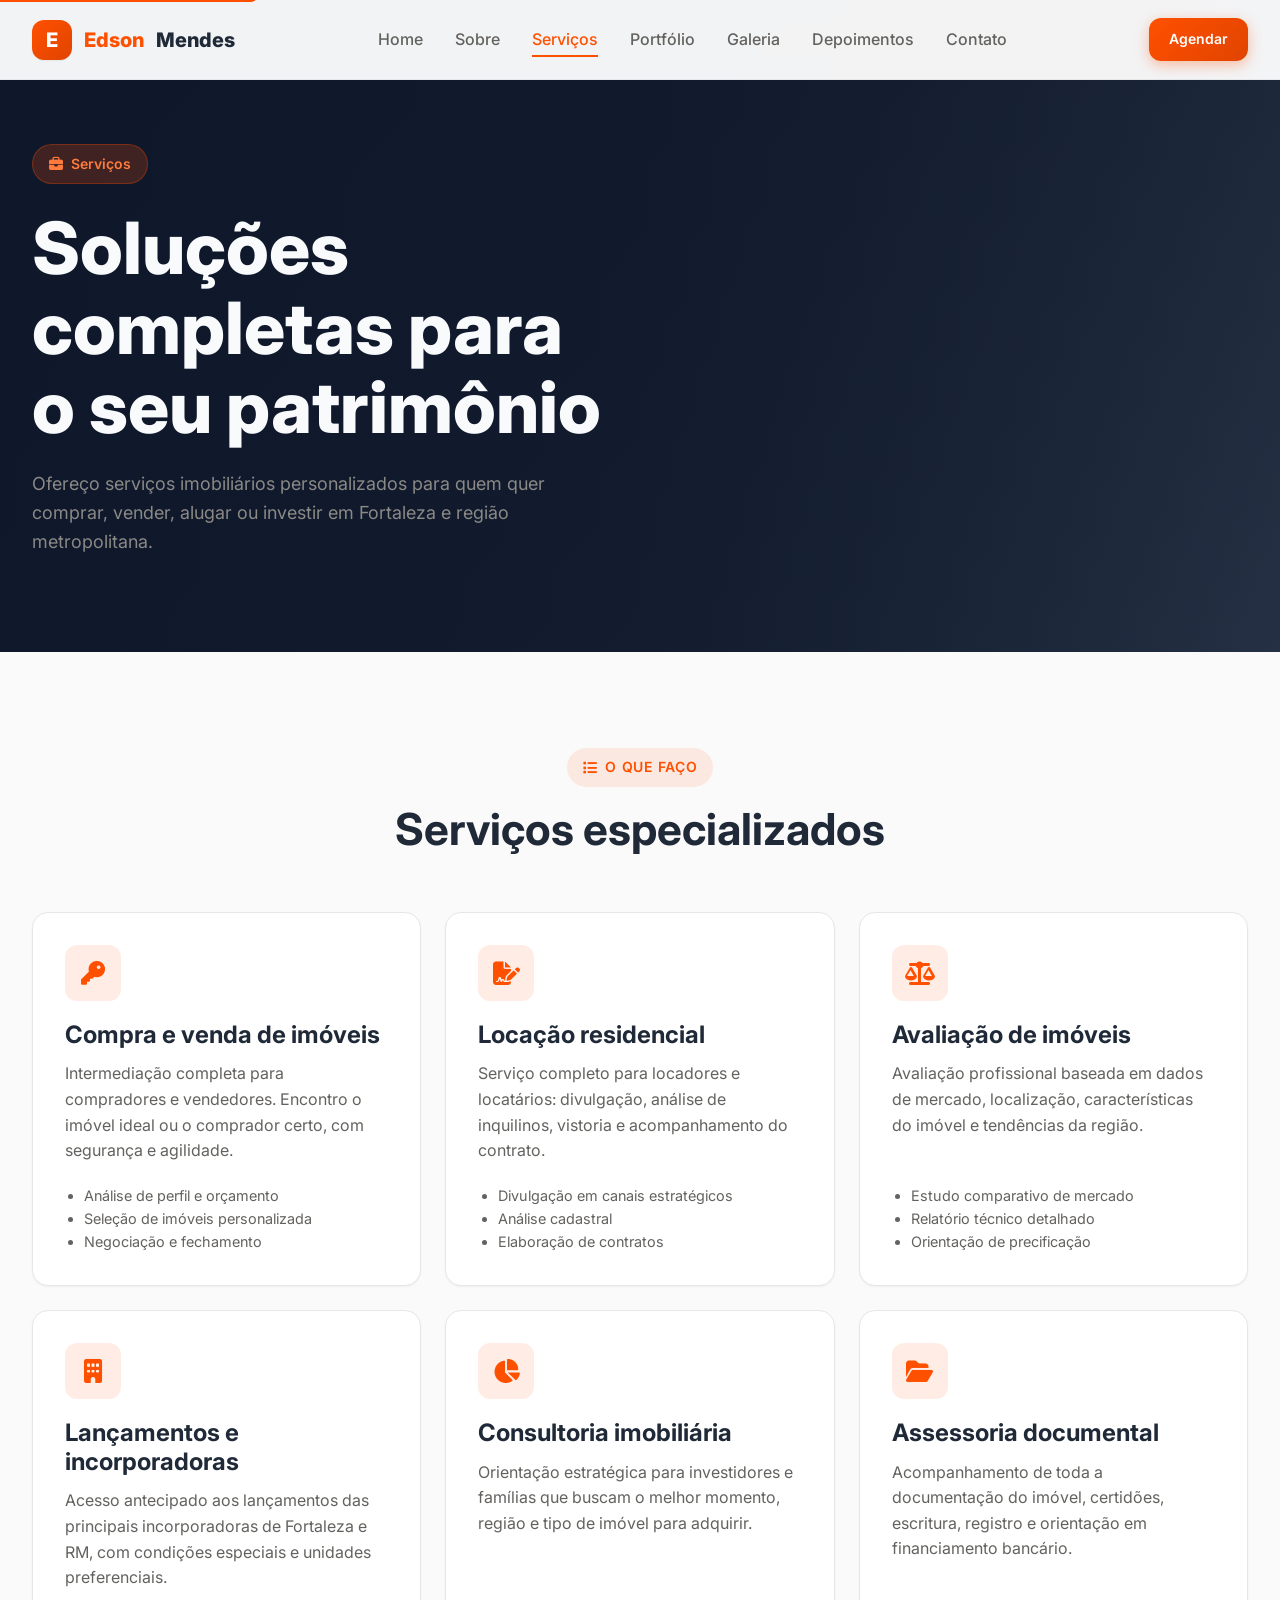
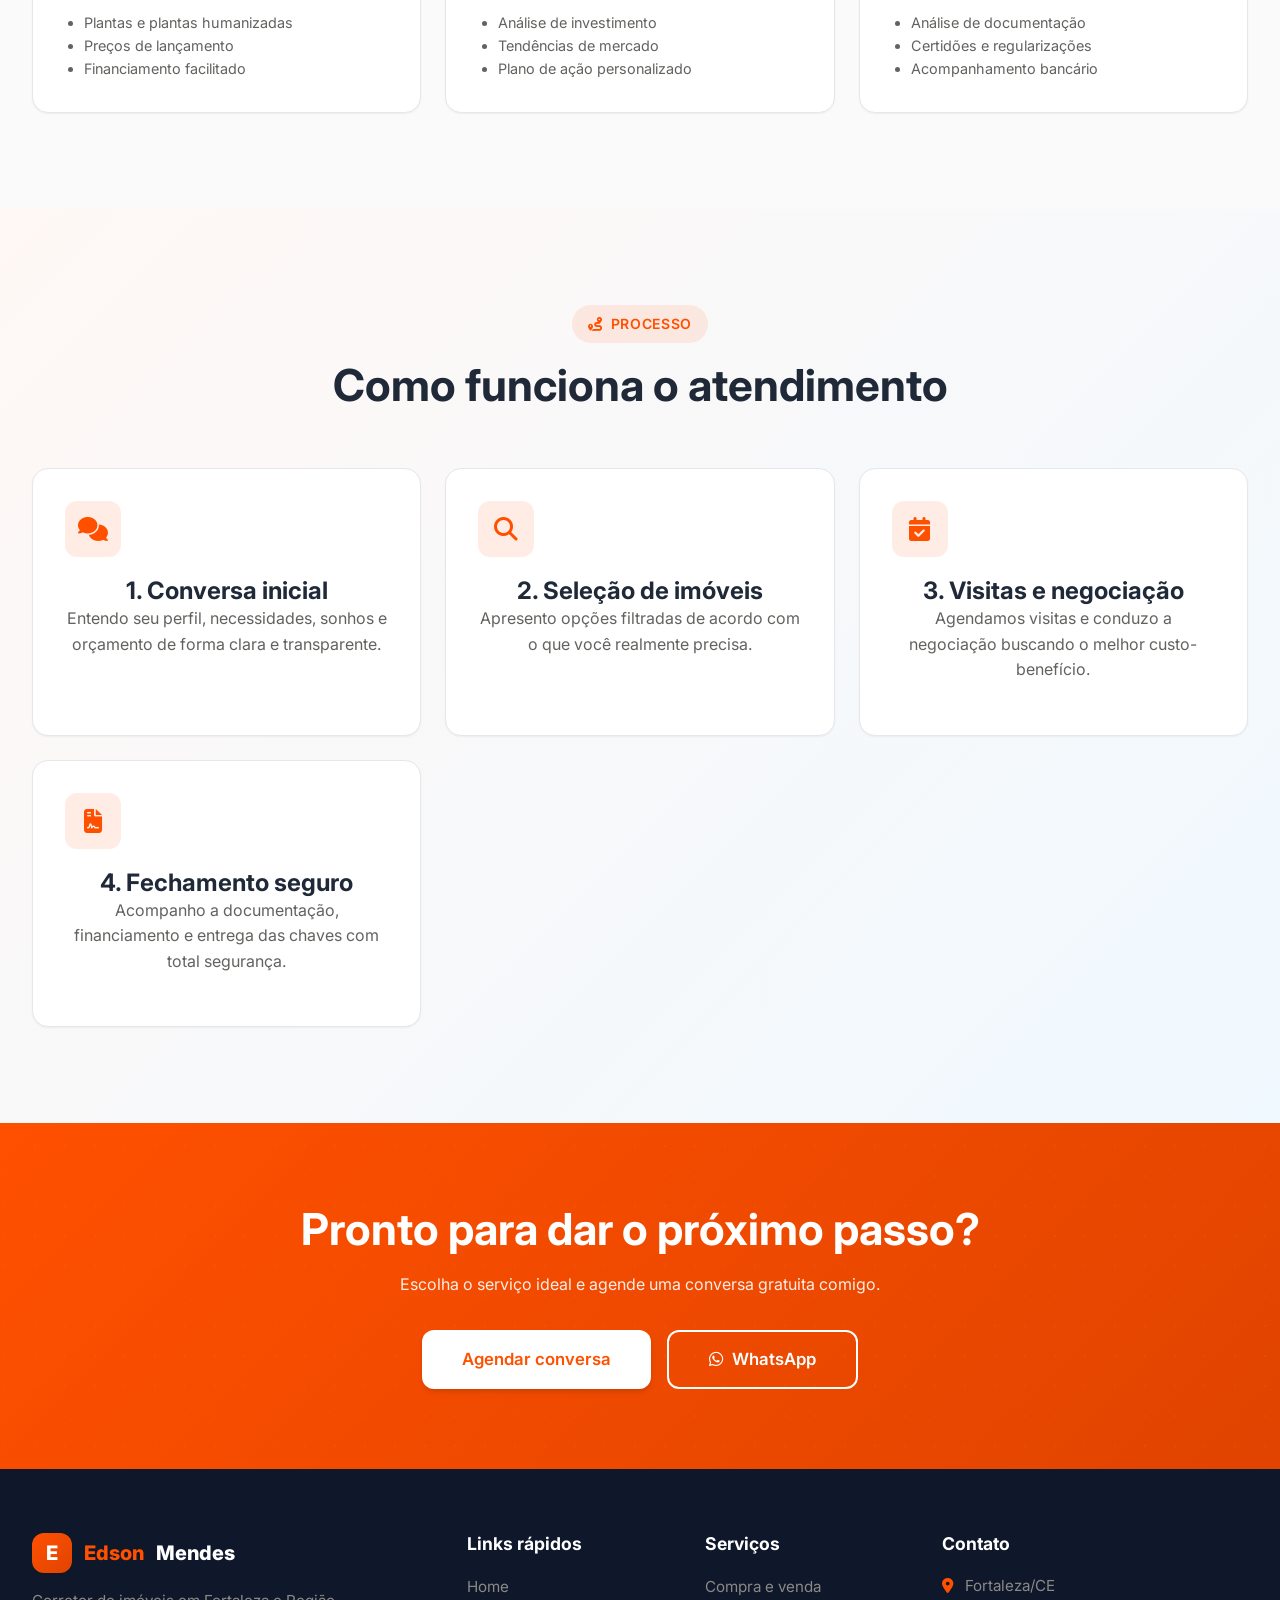
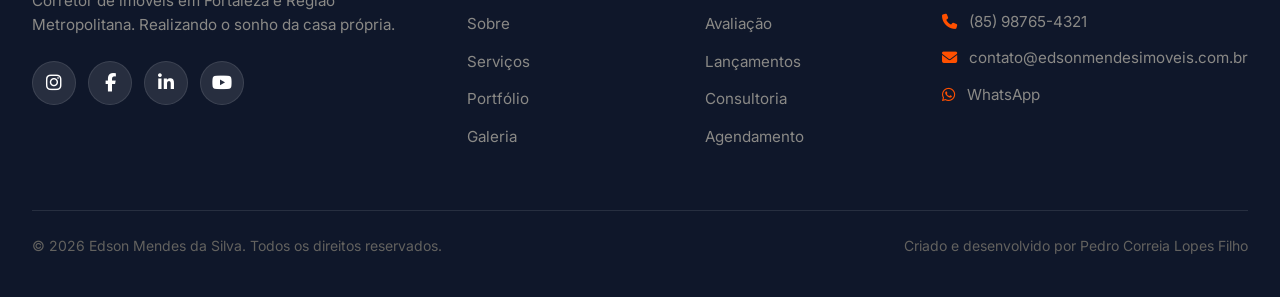
<file: pages/servicos.html>
<!DOCTYPE html>
<html lang="pt-BR">
<head>
  <meta charset="UTF-8">
  <meta name="viewport" content="width=device-width, initial-scale=1.0">
  <title>Serviços | Edson Mendes da Silva - Corretor de Imóveis em Fortaleza</title>
  <meta name="description" content="Serviços imobiliários completos em Fortaleza/CE: compra, venda, locação, avaliação, lançamentos, consultoria e assessoria documental.">
  <meta name="keywords" content="serviços imobiliários, compra de imóveis, venda de imóveis, locação, avaliação, Fortaleza">
  <meta name="robots" content="index, follow">
  <link rel="canonical" href="https://edsonmendesimoveis.com.br/pages/servicos.html">
  
  <meta property="og:type" content="website">
  <meta property="og:url" content="https://edsonmendesimoveis.com.br/pages/servicos.html">
  <meta property="og:title" content="Serviços | Edson Mendes da Silva - Corretor de Imóveis">
  <meta property="og:description" content="Conheça os serviços imobiliários completos oferecidos por Edson Mendes da Silva em Fortaleza/CE.">
  <meta property="og:image" content="https://images.unsplash.com/photo-1600585154340-be6161a56a0c?auto=format&fit=crop&w=1200&q=80">
  
  <meta name="twitter:card" content="summary_large_image">
  <meta name="twitter:title" content="Serviços | Edson Mendes da Silva - Corretor de Imóveis">
  <meta name="twitter:description" content="Serviços imobiliários completos em Fortaleza/CE.">
  <meta name="twitter:image" content="https://images.unsplash.com/photo-1600585154340-be6161a56a0c?auto=format&fit=crop&w=1200&q=80">
  
  <script type="application/ld+json">
  {
    "@context": "https://schema.org",
    "@type": "Service",
    "name": "Serviços Imobiliários - Edson Mendes da Silva",
    "provider": {
      "@type": "RealEstateAgent",
      "name": "Edson Mendes da Silva - Corretor de Imóveis",
      "areaServed": "Fortaleza e Região Metropolitana, Ceará, Brasil"
    },
    "serviceType": ["Compra e venda de imóveis", "Locação", "Avaliação imobiliária", "Consultoria", "Lançamentos"],
    "url": "https://edsonmendesimoveis.com.br/pages/servicos.html"
  }
  </script>
  
  <link rel="preconnect" href="https://fonts.googleapis.com">
  <link rel="preconnect" href="https://fonts.gstatic.com" crossorigin>
  <link href="https://fonts.googleapis.com/css2?family=Inter:wght@300;400;500;600;700;800&display=swap" rel="stylesheet">
  <link rel="stylesheet" href="https://cdn.jsdelivr.net/npm/@fortawesome/fontawesome-free@6.4.0/css/all.min.css">
  <link rel="stylesheet" href="../css/style.css">
  <link rel="icon" type="image/svg+xml" href="data:image/svg+xml,<svg xmlns='http://www.w3.org/2000/svg' viewBox='0 0 100 100'><rect width='100' height='100' rx='20' fill='%23ff5000'/><text x='50' y='68' font-size='55' text-anchor='middle' fill='white' font-family='Arial'>E</text></svg>">
</head>
<body>
  <a href="#main-content" class="skip-link">Pular para conteúdo principal</a>
  
  <header class="header" role="banner">
    <div class="container">
      <a href="../index.html" class="logo" aria-label="Edson Mendes - Corretor de Imóveis - Página inicial">
        <div class="logo-icon" aria-hidden="true">E</div>
        <span>Edson</span> Mendes
      </a>
      <nav class="nav-desktop" aria-label="Navegação principal">
        <ul>
          <li><a href="../index.html">Home</a></li>
          <li><a href="sobre.html">Sobre</a></li>
          <li><a href="servicos.html" class="active">Serviços</a></li>
          <li><a href="portfolio.html">Portfólio</a></li>
          <li><a href="galeria.html">Galeria</a></li>
          <li><a href="depoimentos.html">Depoimentos</a></li>
          <li><a href="contato.html">Contato</a></li>
        </ul>
      </nav>
      <div class="header-actions">
        <a href="agendamento.html" class="btn btn-primary btn-sm">Agendar</a>
        <button class="mobile-menu-toggle" aria-label="Abrir menu" aria-expanded="false" aria-controls="mobile-nav" aria-haspopup="true">
          <span></span><span></span><span></span>
        </button>
      </div>
    </div>
  </header>
  
  <div class="mobile-nav-overlay" id="mobile-nav-overlay" aria-hidden="true"></div>
  <nav class="mobile-nav" id="mobile-nav" aria-label="Menu mobile">
    <ul>
      <li><a href="../index.html">Home</a></li>
      <li><a href="sobre.html">Sobre</a></li>
      <li><a href="servicos.html" class="active">Serviços</a></li>
      <li><a href="portfolio.html">Portfólio</a></li>
      <li><a href="galeria.html">Galeria</a></li>
      <li><a href="faq.html">FAQ</a></li>
      <li><a href="depoimentos.html">Depoimentos</a></li>
      <li><a href="contato.html">Contato</a></li>
      <li><a href="agendamento.html">Agendamento</a></li>
    </ul>
    <a href="agendamento.html" class="btn btn-primary">Agendar visita</a>
  </nav>
  
  <main id="main-content">
    <section class="hero" style="min-height:60vh; padding:calc(var(--header-altura) + 4rem) 0 4rem;" aria-label="Apresentação dos serviços">
      <div class="container">
        <div class="hero-content reveal-left" style="max-width:100%">
          <div class="hero-badge"><i class="fas fa-briefcase"></i> Serviços</div>
          <h1 class="hero-title">Soluções completas para o seu patrimônio</h1>
          <p class="hero-description">Ofereço serviços imobiliários personalizados para quem quer comprar, vender, alugar ou investir em Fortaleza e região metropolitana.</p>
        </div>
      </div>
    </section>
    
    <section class="section" aria-labelledby="servicos-lista-title">
      <div class="container">
        <div class="section-header reveal">
          <span class="section-label"><i class="fas fa-list"></i> O que faço</span>
          <h2 id="servicos-lista-title" class="section-title">Serviços especializados</h2>
        </div>
        <div class="cards-grid">
          <article class="card reveal stagger-1">
            <div class="card-icon"><i class="fas fa-key"></i></div>
            <h3 class="card-title">Compra e venda de imóveis</h3>
            <p class="card-text">Intermediação completa para compradores e vendedores. Encontro o imóvel ideal ou o comprador certo, com segurança e agilidade.</p>
            <ul style="margin-top:auto; color:var(--cor-secundaria); font-size:0.9rem; padding-left:1.2rem; list-style:disc">
              <li>Análise de perfil e orçamento</li>
              <li>Seleção de imóveis personalizada</li>
              <li>Negociação e fechamento</li>
            </ul>
          </article>
          <article class="card reveal stagger-2">
            <div class="card-icon"><i class="fas fa-file-signature"></i></div>
            <h3 class="card-title">Locação residencial</h3>
            <p class="card-text">Serviço completo para locadores e locatários: divulgação, análise de inquilinos, vistoria e acompanhamento do contrato.</p>
            <ul style="margin-top:auto; color:var(--cor-secundaria); font-size:0.9rem; padding-left:1.2rem; list-style:disc">
              <li>Divulgação em canais estratégicos</li>
              <li>Análise cadastral</li>
              <li>Elaboração de contratos</li>
            </ul>
          </article>
          <article class="card reveal stagger-3">
            <div class="card-icon"><i class="fas fa-balance-scale"></i></div>
            <h3 class="card-title">Avaliação de imóveis</h3>
            <p class="card-text">Avaliação profissional baseada em dados de mercado, localização, características do imóvel e tendências da região.</p>
            <ul style="margin-top:auto; color:var(--cor-secundaria); font-size:0.9rem; padding-left:1.2rem; list-style:disc">
              <li>Estudo comparativo de mercado</li>
              <li>Relatório técnico detalhado</li>
              <li>Orientação de precificação</li>
            </ul>
          </article>
          <article class="card reveal stagger-4">
            <div class="card-icon"><i class="fas fa-building"></i></div>
            <h3 class="card-title">Lançamentos e incorporadoras</h3>
            <p class="card-text">Acesso antecipado aos lançamentos das principais incorporadoras de Fortaleza e RM, com condições especiais e unidades preferenciais.</p>
            <ul style="margin-top:auto; color:var(--cor-secundaria); font-size:0.9rem; padding-left:1.2rem; list-style:disc">
              <li>Plantas e plantas humanizadas</li>
              <li>Preços de lançamento</li>
              <li>Financiamento facilitado</li>
            </ul>
          </article>
          <article class="card reveal stagger-5">
            <div class="card-icon"><i class="fas fa-chart-pie"></i></div>
            <h3 class="card-title">Consultoria imobiliária</h3>
            <p class="card-text">Orientação estratégica para investidores e famílias que buscam o melhor momento, região e tipo de imóvel para adquirir.</p>
            <ul style="margin-top:auto; color:var(--cor-secundaria); font-size:0.9rem; padding-left:1.2rem; list-style:disc">
              <li>Análise de investimento</li>
              <li>Tendências de mercado</li>
              <li>Plano de ação personalizado</li>
            </ul>
          </article>
          <article class="card reveal stagger-6">
            <div class="card-icon"><i class="fas fa-folder-open"></i></div>
            <h3 class="card-title">Assessoria documental</h3>
            <p class="card-text">Acompanhamento de toda a documentação do imóvel, certidões, escritura, registro e orientação em financiamento bancário.</p>
            <ul style="margin-top:auto; color:var(--cor-secundaria); font-size:0.9rem; padding-left:1.2rem; list-style:disc">
              <li>Análise de documentação</li>
              <li>Certidões e regularizações</li>
              <li>Acompanhamento bancário</li>
            </ul>
          </article>
        </div>
      </div>
    </section>
    
    <section class="section bg-gradient" aria-labelledby="como-funciona-title">
      <div class="container">
        <div class="section-header reveal">
          <span class="section-label"><i class="fas fa-route"></i> Processo</span>
          <h2 id="como-funciona-title" class="section-title">Como funciona o atendimento</h2>
        </div>
        <div class="cards-grid" style="text-align:center">
          <div class="card reveal stagger-1">
            <div class="card-icon"><i class="fas fa-comments"></i></div>
            <h3>1. Conversa inicial</h3>
            <p class="card-text">Entendo seu perfil, necessidades, sonhos e orçamento de forma clara e transparente.</p>
          </div>
          <div class="card reveal stagger-2">
            <div class="card-icon"><i class="fas fa-search"></i></div>
            <h3>2. Seleção de imóveis</h3>
            <p class="card-text">Apresento opções filtradas de acordo com o que você realmente precisa.</p>
          </div>
          <div class="card reveal stagger-3">
            <div class="card-icon"><i class="fas fa-calendar-check"></i></div>
            <h3>3. Visitas e negociação</h3>
            <p class="card-text">Agendamos visitas e conduzo a negociação buscando o melhor custo-benefício.</p>
          </div>
          <div class="card reveal stagger-4">
            <div class="card-icon"><i class="fas fa-file-contract"></i></div>
            <h3>4. Fechamento seguro</h3>
            <p class="card-text">Acompanho a documentação, financiamento e entrega das chaves com total segurança.</p>
          </div>
        </div>
      </div>
    </section>
    
    <section class="cta-section" aria-labelledby="cta-servicos-title">
      <div class="container">
        <h2 id="cta-servicos-title" class="reveal">Pronto para dar o próximo passo?</h2>
        <p class="reveal">Escolha o serviço ideal e agende uma conversa gratuita comigo.</p>
        <div class="cta-buttons reveal">
          <a href="agendamento.html" class="btn btn-branco btn-lg">Agendar conversa</a>
          <button class="btn btn-secondary btn-lg" style="color:white; border-color:white" data-whatsapp><i class="fab fa-whatsapp"></i> WhatsApp</button>
        </div>
      </div>
    </section>
  </main>
  
  <footer class="footer" role="contentinfo">
    <div class="container">
      <div class="footer-grid">
        <div class="footer-brand">
          <a href="../index.html" class="logo"><div class="logo-icon" aria-hidden="true">E</div><span>Edson</span> Mendes</a>
          <p>Corretor de imóveis em Fortaleza e Região Metropolitana. Realizando o sonho da casa própria.</p>
          <div class="social-links" aria-label="Redes sociais">
            <a href="#" class="social-link" data-social="instagram" aria-label="Instagram"><i class="fab fa-instagram"></i></a>
            <a href="#" class="social-link" data-social="facebook" aria-label="Facebook"><i class="fab fa-facebook-f"></i></a>
            <a href="#" class="social-link" data-social="linkedin" aria-label="LinkedIn"><i class="fab fa-linkedin-in"></i></a>
            <a href="#" class="social-link" data-social="youtube" aria-label="YouTube"><i class="fab fa-youtube"></i></a>
          </div>
        </div>
        <div class="footer-column">
          <h4>Links rápidos</h4>
          <ul>
            <li><a href="../index.html">Home</a></li>
            <li><a href="sobre.html">Sobre</a></li>
            <li><a href="servicos.html">Serviços</a></li>
            <li><a href="portfolio.html">Portfólio</a></li>
            <li><a href="galeria.html">Galeria</a></li>
          </ul>
        </div>
        <div class="footer-column">
          <h4>Serviços</h4>
          <ul>
            <li><a href="servicos.html">Compra e venda</a></li>
            <li><a href="servicos.html">Avaliação</a></li>
            <li><a href="servicos.html">Lançamentos</a></li>
            <li><a href="servicos.html">Consultoria</a></li>
            <li><a href="agendamento.html">Agendamento</a></li>
          </ul>
        </div>
        <div class="footer-column">
          <h4>Contato</h4>
          <ul class="footer-contact">
            <li><i class="fas fa-map-marker-alt"></i> Fortaleza/CE</li>
            <li><i class="fas fa-phone"></i> <a href="tel:+5585987654321">(85) 98765-4321</a></li>
            <li><i class="fas fa-envelope"></i> <a href="mailto:contato@edsonmendesimoveis.com.br">contato@edsonmendesimoveis.com.br</a></li>
            <li><i class="fab fa-whatsapp"></i> <a href="#" data-whatsapp>WhatsApp</a></li>
          </ul>
        </div>
      </div>
      <div class="footer-bottom">
        <p>© 2026 Edson Mendes da Silva. Todos os direitos reservados.</p>
        <p>Criado e desenvolvido por Pedro Correia Lopes Filho</p>
      </div>
    </div>
  </footer>
  
  <script src="../js/main.js" defer></script>
</body>
</html>
</file>
<file: css/style.css>
/* =========================================================
   EDSON MENDES DA SILVA - PORTFÓLIO DE CORRETOR DE IMÓVEIS
   Folha de estilos principal - Premium, Mobile First, Acessível
   ========================================================= */

/* Variáveis e Reset */
:root {
  --cor-principal: #ff5000;
  --cor-principal-escura: #e04400;
  --cor-principal-clara: #ff7a3d;
  --cor-secundaria: #63625f;
  --cor-secundaria-clara: #8a8986;
  --cor-destaque: #06b6d4;
  --cor-destaque-escura: #0891b2;
  --cor-fundo: #fafafa;
  --cor-fundo-escuro: #0f172a;
  --cor-texto: #1f2937;
  --cor-texto-claro: #f8fafc;
  --cor-branco: #ffffff;
  --cor-borda: #e5e7eb;
  --cor-sucesso: #10b981;
  --cor-erro: #ef4444;
  --cor-aviso: #f59e0b;
  --sombra-sm: 0 1px 2px 0 rgba(0, 0, 0, 0.05);
  --sombra-md: 0 4px 6px -1px rgba(0, 0, 0, 0.1), 0 2px 4px -1px rgba(0, 0, 0, 0.06);
  --sombra-lg: 0 10px 15px -3px rgba(0, 0, 0, 0.1), 0 4px 6px -2px rgba(0, 0, 0, 0.05);
  --sombra-xl: 0 20px 25px -5px rgba(0, 0, 0, 0.1), 0 10px 10px -5px rgba(0, 0, 0, 0.04);
  --raio-sm: 0.375rem;
  --raio-md: 0.75rem;
  --raio-lg: 1rem;
  --raio-xl: 1.5rem;
  --transicao: all 0.3s cubic-bezier(0.4, 0, 0.2, 1);
  --fonte-principal: 'Inter', system-ui, -apple-system, BlinkMacSystemFont, 'Segoe UI', sans-serif;
  --container-max: 1280px;
  --header-altura: 4.5rem;
}

/* Reset e base */
*, *::before, *::after {
  box-sizing: border-box;
  margin: 0;
  padding: 0;
}

html {
  scroll-behavior: smooth;
  font-size: 16px;
  -webkit-font-smoothing: antialiased;
  -moz-osx-font-smoothing: grayscale;
}

@media (prefers-reduced-motion: reduce) {
  html {
    scroll-behavior: auto;
  }
  *, *::before, *::after {
    animation-duration: 0.01ms !important;
    animation-iteration-count: 1 !important;
    transition-duration: 0.01ms !important;
  }
}

body {
  font-family: var(--fonte-principal);
  background-color: var(--cor-fundo);
  color: var(--cor-texto);
  line-height: 1.6;
  overflow-x: hidden;
}

img, picture, video, svg {
  display: block;
  max-width: 100%;
  height: auto;
}

a {
  color: inherit;
  text-decoration: none;
  transition: var(--transicao);
}

a:focus-visible,
button:focus-visible,
input:focus-visible,
textarea:focus-visible,
select:focus-visible {
  outline: 3px solid var(--cor-destaque);
  outline-offset: 2px;
}

button {
  cursor: pointer;
  border: none;
  background: none;
  font-family: inherit;
}

ul, ol {
  list-style: none;
}

h1, h2, h3, h4, h5, h6 {
  font-weight: 700;
  line-height: 1.2;
  color: var(--cor-texto);
}

h1 { font-size: clamp(2rem, 5vw, 3.5rem); }
h2 { font-size: clamp(1.75rem, 4vw, 2.75rem); }
h3 { font-size: clamp(1.25rem, 2.5vw, 1.5rem); }
h4 { font-size: clamp(1.1rem, 2vw, 1.25rem); }

p {
  margin-bottom: 1rem;
  color: var(--cor-secundaria);
}

/* Skip Link para acessibilidade */
.skip-link {
  position: absolute;
  top: -40px;
  left: 0;
  background: var(--cor-principal);
  color: var(--cor-branco);
  padding: 0.5rem 1rem;
  z-index: 10000;
  border-radius: 0 0 var(--raio-sm) 0;
  font-weight: 600;
}

.skip-link:focus {
  top: 0;
}

/* Container */
.container {
  width: 100%;
  max-width: var(--container-max);
  margin: 0 auto;
  padding: 0 1.25rem;
}

/* =========================================================
   HEADER E NAVEGAÇÃO
   ========================================================= */
.header {
  position: fixed;
  top: 0;
  left: 0;
  right: 0;
  height: var(--header-altura);
  background: rgba(255, 255, 255, 0.95);
  backdrop-filter: blur(12px);
  -webkit-backdrop-filter: blur(12px);
  border-bottom: 1px solid var(--cor-borda);
  z-index: 1000;
  transition: var(--transicao);
}

.header.scrolled {
  box-shadow: var(--sombra-md);
  height: 4rem;
}

.header .container {
  display: flex;
  align-items: center;
  justify-content: space-between;
  height: 100%;
}

.logo {
  display: flex;
  align-items: center;
  gap: 0.75rem;
  font-weight: 800;
  font-size: 1.25rem;
  color: var(--cor-texto);
}

.logo-icon {
  width: 2.5rem;
  height: 2.5rem;
  background: linear-gradient(135deg, var(--cor-principal), var(--cor-principal-escura));
  border-radius: var(--raio-md);
  display: flex;
  align-items: center;
  justify-content: center;
  color: var(--cor-branco);
  font-size: 1.25rem;
  box-shadow: var(--sombra-sm);
}

.logo span {
  color: var(--cor-principal);
}

/* Menu Desktop */
.nav-desktop {
  display: none;
}

.nav-desktop ul {
  display: flex;
  align-items: center;
  gap: 2rem;
}

.nav-desktop a {
  font-weight: 500;
  color: var(--cor-secundaria);
  position: relative;
  padding: 0.5rem 0;
}

.nav-desktop a::after {
  content: '';
  position: absolute;
  bottom: 0;
  left: 0;
  width: 0;
  height: 2px;
  background: var(--cor-principal);
  transition: var(--transicao);
}

.nav-desktop a:hover,
.nav-desktop a.active {
  color: var(--cor-principal);
}

.nav-desktop a:hover::after,
.nav-desktop a.active::after {
  width: 100%;
}

.header-actions {
  display: flex;
  align-items: center;
  gap: 0.75rem;
}

/* Botões */
.btn {
  display: inline-flex;
  align-items: center;
  justify-content: center;
  gap: 0.5rem;
  padding: 0.875rem 1.75rem;
  border-radius: var(--raio-md);
  font-weight: 600;
  font-size: 0.95rem;
  transition: var(--transicao);
  text-align: center;
  white-space: nowrap;
}

.btn-primary {
  background: linear-gradient(135deg, var(--cor-principal), var(--cor-principal-escura));
  color: var(--cor-branco);
  box-shadow: 0 4px 14px rgba(255, 80, 0, 0.35);
}

.btn-primary:hover {
  transform: translateY(-2px);
  box-shadow: 0 6px 20px rgba(255, 80, 0, 0.45);
  filter: brightness(1.05);
}

.btn-secondary {
  background: transparent;
  color: var(--cor-principal);
  border: 2px solid var(--cor-principal);
}

.btn-secondary:hover {
  background: var(--cor-principal);
  color: var(--cor-branco);
  transform: translateY(-2px);
}

.btn-destaque {
  background: linear-gradient(135deg, var(--cor-destaque), var(--cor-destaque-escura));
  color: var(--cor-branco);
  box-shadow: 0 4px 14px rgba(6, 182, 212, 0.35);
}

.btn-destaque:hover {
  transform: translateY(-2px);
  box-shadow: 0 6px 20px rgba(6, 182, 212, 0.45);
}

.btn-branco {
  background: var(--cor-branco);
  color: var(--cor-principal);
  box-shadow: var(--sombra-md);
}

.btn-branco:hover {
  transform: translateY(-2px);
  box-shadow: var(--sombra-lg);
}

.btn-sm {
  padding: 0.625rem 1.25rem;
  font-size: 0.875rem;
}

.btn-lg {
  padding: 1rem 2.5rem;
  font-size: 1.05rem;
}

.btn-whatsapp {
  background: #25d366;
  color: var(--cor-branco);
  box-shadow: 0 4px 14px rgba(37, 211, 102, 0.35);
}

.btn-whatsapp:hover {
  transform: translateY(-2px);
  box-shadow: 0 6px 20px rgba(37, 211, 102, 0.45);
  filter: brightness(1.05);
}

/* Menu Mobile */
.mobile-menu-toggle {
  display: flex;
  flex-direction: column;
  justify-content: center;
  align-items: center;
  width: 2.75rem;
  height: 2.75rem;
  gap: 5px;
  border-radius: var(--raio-sm);
  background: var(--cor-fundo);
  border: 1px solid var(--cor-borda);
}

.mobile-menu-toggle span {
  display: block;
  width: 1.5rem;
  height: 2px;
  background: var(--cor-texto);
  transition: var(--transicao);
}

.mobile-menu-toggle[aria-expanded="true"] span:nth-child(1) {
  transform: translateY(7px) rotate(45deg);
}

.mobile-menu-toggle[aria-expanded="true"] span:nth-child(2) {
  opacity: 0;
}

.mobile-menu-toggle[aria-expanded="true"] span:nth-child(3) {
  transform: translateY(-7px) rotate(-45deg);
}

.mobile-nav {
  position: fixed;
  top: var(--header-altura);
  left: 0;
  right: 0;
  bottom: 0;
  background: var(--cor-branco);
  z-index: 999;
  padding: 1.5rem;
  transform: translateX(100%);
  transition: transform 0.3s ease-in-out;
  overflow-y: auto;
  display: flex;
  flex-direction: column;
}

.mobile-nav.active {
  transform: translateX(0);
}

.mobile-nav ul {
  display: flex;
  flex-direction: column;
  gap: 0.5rem;
  margin-bottom: 2rem;
}

.mobile-nav a {
  display: block;
  padding: 1rem;
  font-size: 1.125rem;
  font-weight: 600;
  color: var(--cor-texto);
  border-radius: var(--raio-md);
  border-bottom: 1px solid var(--cor-borda);
}

.mobile-nav a:hover,
.mobile-nav a.active {
  background: rgba(255, 80, 0, 0.08);
  color: var(--cor-principal);
}

.mobile-nav .btn {
  width: 100%;
  justify-content: center;
}

.mobile-nav-overlay {
  position: fixed;
  inset: 0;
  background: rgba(0, 0, 0, 0.5);
  z-index: 998;
  opacity: 0;
  visibility: hidden;
  transition: var(--transicao);
}

.mobile-nav-overlay.active {
  opacity: 1;
  visibility: visible;
}

/* =========================================================
   SEÇÕES COMUNS
   ========================================================= */
.section {
  padding: 5rem 0;
  position: relative;
}

.section-header {
  text-align: center;
  max-width: 800px;
  margin: 0 auto 3.5rem;
}

.section-label {
  display: inline-flex;
  align-items: center;
  gap: 0.5rem;
  background: rgba(255, 80, 0, 0.1);
  color: var(--cor-principal);
  padding: 0.5rem 1rem;
  border-radius: 9999px;
  font-size: 0.875rem;
  font-weight: 600;
  text-transform: uppercase;
  letter-spacing: 0.05em;
  margin-bottom: 1rem;
}

.section-title {
  margin-bottom: 1rem;
}

.section-subtitle {
  font-size: 1.125rem;
  color: var(--cor-secundaria);
}

.bg-dark {
  background: var(--cor-fundo-escuro);
  color: var(--cor-texto-claro);
}

.bg-dark h1,
.bg-dark h2,
.bg-dark h3,
.bg-dark h4,
.bg-dark h5,
.bg-dark h6 {
  color: var(--cor-texto-claro);
}

.bg-dark p {
  color: var(--cor-secundaria-clara);
}

.bg-gradient {
  background: linear-gradient(135deg, #fff8f5 0%, #f0f9ff 100%);
}

/* =========================================================
   HERO
   ========================================================= */
.hero {
  min-height: 100vh;
  display: flex;
  align-items: center;
  padding: calc(var(--header-altura) + 4rem) 0 5rem;
  background: linear-gradient(135deg, #0f172a 0%, #1e293b 50%, #334155 100%);
  color: var(--cor-texto-claro);
  position: relative;
  overflow: hidden;
}

.hero::before {
  content: '';
  position: absolute;
  top: 0;
  left: 0;
  right: 0;
  bottom: 0;
  background: url('https://images.unsplash.com/photo-1600596542815-ffad4c1539a9?auto=format&fit=crop&w=1920&q=80') center/cover no-repeat;
  opacity: 0.25;
}

.hero::after {
  content: '';
  position: absolute;
  top: 0;
  left: 0;
  right: 0;
  bottom: 0;
  background: linear-gradient(90deg, rgba(15, 23, 42, 0.95) 0%, rgba(15, 23, 42, 0.8) 50%, rgba(15, 23, 42, 0.4) 100%);
}

.hero .container {
  position: relative;
  z-index: 2;
  display: grid;
  grid-template-columns: 1fr;
  gap: 3rem;
  align-items: center;
}

.hero-content {
  max-width: 600px;
}

.hero-badge {
  display: inline-flex;
  align-items: center;
  gap: 0.5rem;
  background: rgba(255, 80, 0, 0.2);
  color: var(--cor-principal-clara);
  padding: 0.5rem 1rem;
  border-radius: 9999px;
  font-size: 0.875rem;
  font-weight: 600;
  margin-bottom: 1.5rem;
  border: 1px solid rgba(255, 80, 0, 0.3);
}

.hero-title {
  font-size: clamp(2.5rem, 6vw, 4.5rem);
  font-weight: 800;
  line-height: 1.1;
  margin-bottom: 1.5rem;
  color: var(--cor-texto-claro);
}

.hero-title span {
  color: var(--cor-principal);
  position: relative;
}

.hero-description {
  font-size: 1.125rem;
  color: var(--cor-secundaria-clara);
  margin-bottom: 2rem;
  max-width: 540px;
}

.hero-actions {
  display: flex;
  flex-wrap: wrap;
  gap: 1rem;
  margin-bottom: 2.5rem;
}

.hero-stats {
  display: grid;
  grid-template-columns: repeat(2, 1fr);
  gap: 1.5rem;
}

.hero-stat {
  text-align: left;
}

.hero-stat-number {
  font-size: 2rem;
  font-weight: 800;
  color: var(--cor-principal);
  line-height: 1;
}

.hero-stat-label {
  font-size: 0.875rem;
  color: var(--cor-secundaria-clara);
  margin-top: 0.25rem;
}

.hero-image {
  position: relative;
  display: none;
}

.hero-image-main {
  border-radius: var(--raio-xl);
  box-shadow: var(--sombra-xl);
  width: 100%;
  max-height: 600px;
  object-fit: cover;
}

.hero-floating-card {
  position: absolute;
  background: var(--cor-branco);
  padding: 1rem 1.25rem;
  border-radius: var(--raio-lg);
  box-shadow: var(--sombra-lg);
  display: flex;
  align-items: center;
  gap: 0.75rem;
  color: var(--cor-texto);
}

.hero-floating-card.card-1 {
  top: 10%;
  right: -1rem;
  animation: float 6s ease-in-out infinite;
}

.hero-floating-card.card-2 {
  bottom: 15%;
  left: -1.5rem;
  animation: float 6s ease-in-out infinite 2s;
}

.hero-floating-card i {
  font-size: 1.5rem;
  color: var(--cor-principal);
}

.hero-floating-card div strong {
  display: block;
  font-size: 1.125rem;
  color: var(--cor-texto);
}

.hero-floating-card div span {
  font-size: 0.875rem;
  color: var(--cor-secundaria);
}

@keyframes float {
  0%, 100% { transform: translateY(0); }
  50% { transform: translateY(-15px); }
}

/* =========================================================
   CARDS E GRIDS
   ========================================================= */
.cards-grid {
  display: grid;
  grid-template-columns: 1fr;
  gap: 1.5rem;
}

.card {
  background: var(--cor-branco);
  border-radius: var(--raio-lg);
  padding: 2rem;
  box-shadow: var(--sombra-sm);
  border: 1px solid var(--cor-borda);
  transition: var(--transicao);
  height: 100%;
  display: flex;
  flex-direction: column;
}

.card:hover {
  transform: translateY(-6px);
  box-shadow: var(--sombra-lg);
  border-color: rgba(255, 80, 0, 0.2);
}

.card-icon {
  width: 3.5rem;
  height: 3.5rem;
  background: rgba(255, 80, 0, 0.1);
  color: var(--cor-principal);
  border-radius: var(--raio-md);
  display: flex;
  align-items: center;
  justify-content: center;
  font-size: 1.5rem;
  margin-bottom: 1.25rem;
}

.card-title {
  margin-bottom: 0.75rem;
  color: var(--cor-texto);
}

.card-text {
  color: var(--cor-secundaria);
  margin-bottom: 1.25rem;
  flex-grow: 1;
}

.card-link {
  display: inline-flex;
  align-items: center;
  gap: 0.5rem;
  color: var(--cor-principal);
  font-weight: 600;
}

.card-link:hover {
  gap: 0.75rem;
}

/* =========================================================
   IMÓVEIS / PORTFÓLIO
   ========================================================= */
.imovel-card {
  background: var(--cor-branco);
  border-radius: var(--raio-lg);
  overflow: hidden;
  box-shadow: var(--sombra-sm);
  border: 1px solid var(--cor-borda);
  transition: var(--transicao);
  height: 100%;
  display: flex;
  flex-direction: column;
}

.imovel-card:hover {
  transform: translateY(-8px);
  box-shadow: var(--sombra-xl);
}

.imovel-image {
  position: relative;
  height: 220px;
  overflow: hidden;
}

.imovel-image img {
  width: 100%;
  height: 100%;
  object-fit: cover;
  transition: transform 0.5s ease;
}

.imovel-card:hover .imovel-image img {
  transform: scale(1.08);
}

.imovel-tag {
  position: absolute;
  top: 1rem;
  left: 1rem;
  background: var(--cor-principal);
  color: var(--cor-branco);
  padding: 0.375rem 0.75rem;
  border-radius: var(--raio-sm);
  font-size: 0.75rem;
  font-weight: 700;
  text-transform: uppercase;
}

.imovel-tag-venda { background: var(--cor-principal); }
.imovel-tag-aluguel { background: var(--cor-destaque); }
.imovel-tag-lancamento { background: var(--cor-sucesso); }

.imovel-price {
  position: absolute;
  bottom: 1rem;
  right: 1rem;
  background: var(--cor-branco);
  color: var(--cor-texto);
  padding: 0.5rem 1rem;
  border-radius: var(--raio-sm);
  font-weight: 800;
  font-size: 1rem;
  box-shadow: var(--sombra-sm);
}

.imovel-content {
  padding: 1.5rem;
  flex-grow: 1;
  display: flex;
  flex-direction: column;
}

.imovel-title {
  font-size: 1.25rem;
  margin-bottom: 0.5rem;
  color: var(--cor-texto);
}

.imovel-location {
  display: flex;
  align-items: center;
  gap: 0.5rem;
  color: var(--cor-secundaria);
  font-size: 0.875rem;
  margin-bottom: 1rem;
}

.imovel-features {
  display: flex;
  gap: 1rem;
  margin-bottom: 1.25rem;
  padding-bottom: 1.25rem;
  border-bottom: 1px solid var(--cor-borda);
}

.imovel-feature {
  display: flex;
  align-items: center;
  gap: 0.375rem;
  font-size: 0.875rem;
  color: var(--cor-secundaria);
}

.imovel-feature i {
  color: var(--cor-principal);
}

.imovel-actions {
  display: flex;
  gap: 0.75rem;
  margin-top: auto;
}

.imovel-actions .btn {
  flex: 1;
  padding: 0.75rem 1rem;
  font-size: 0.875rem;
}

/* Filtros de portfólio */
.portfolio-filters {
  display: flex;
  flex-wrap: wrap;
  justify-content: center;
  gap: 0.75rem;
  margin-bottom: 2.5rem;
}

.filter-btn {
  padding: 0.625rem 1.25rem;
  border-radius: 9999px;
  font-weight: 600;
  font-size: 0.875rem;
  background: var(--cor-branco);
  color: var(--cor-secundaria);
  border: 1px solid var(--cor-borda);
  transition: var(--transicao);
}

.filter-btn:hover,
.filter-btn.active {
  background: var(--cor-principal);
  color: var(--cor-branco);
  border-color: var(--cor-principal);
}

/* =========================================================
   GALERIA
   ========================================================= */
.gallery-grid {
  display: grid;
  grid-template-columns: 1fr;
  gap: 1rem;
}

.gallery-item {
  position: relative;
  border-radius: var(--raio-lg);
  overflow: hidden;
  cursor: pointer;
  aspect-ratio: 4/3;
  box-shadow: var(--sombra-sm);
}

.gallery-item img {
  width: 100%;
  height: 100%;
  object-fit: cover;
  transition: transform 0.5s ease;
}

.gallery-item:hover img {
  transform: scale(1.1);
}

.gallery-overlay {
  position: absolute;
  inset: 0;
  background: linear-gradient(to top, rgba(15, 23, 42, 0.8), transparent);
  display: flex;
  align-items: flex-end;
  padding: 1.5rem;
  opacity: 0;
  transition: var(--transicao);
}

.gallery-item:hover .gallery-overlay {
  opacity: 1;
}

.gallery-overlay-content {
  color: var(--cor-branco);
}

.gallery-overlay-content h3 {
  color: var(--cor-branco);
  font-size: 1.25rem;
  margin-bottom: 0.25rem;
}

.gallery-overlay-content p {
  color: rgba(255, 255, 255, 0.85);
  font-size: 0.875rem;
  margin: 0;
}

/* Lightbox */
.lightbox {
  position: fixed;
  inset: 0;
  background: rgba(0, 0, 0, 0.95);
  z-index: 2000;
  display: flex;
  align-items: center;
  justify-content: center;
  opacity: 0;
  visibility: hidden;
  transition: var(--transicao);
  padding: 1rem;
}

.lightbox.active {
  opacity: 1;
  visibility: visible;
}

.lightbox img {
  max-width: 90%;
  max-height: 85vh;
  object-fit: contain;
  border-radius: var(--raio-md);
}

.lightbox-close,
.lightbox-prev,
.lightbox-next {
  position: absolute;
  background: rgba(255, 255, 255, 0.15);
  color: var(--cor-branco);
  width: 3rem;
  height: 3rem;
  border-radius: 50%;
  display: flex;
  align-items: center;
  justify-content: center;
  font-size: 1.25rem;
  transition: var(--transicao);
}

.lightbox-close:hover,
.lightbox-prev:hover,
.lightbox-next:hover {
  background: var(--cor-principal);
}

.lightbox-close {
  top: 1.5rem;
  right: 1.5rem;
}

.lightbox-prev {
  left: 1rem;
  top: 50%;
  transform: translateY(-50%);
}

.lightbox-next {
  right: 1rem;
  top: 50%;
  transform: translateY(-50%);
}

.lightbox-caption {
  position: absolute;
  bottom: 2rem;
  left: 50%;
  transform: translateX(-50%);
  color: var(--cor-branco);
  text-align: center;
  max-width: 600px;
  padding: 0.75rem 1.5rem;
  background: rgba(0, 0, 0, 0.5);
  border-radius: var(--raio-md);
}

/* =========================================================
   DEPOIMENTOS
   ========================================================= */
.testimonials-grid {
  display: grid;
  grid-template-columns: 1fr;
  gap: 1.5rem;
}

.testimonial-card {
  background: var(--cor-branco);
  border-radius: var(--raio-lg);
  padding: 2rem;
  box-shadow: var(--sombra-sm);
  border: 1px solid var(--cor-borda);
  transition: var(--transicao);
  position: relative;
}

.testimonial-card:hover {
  box-shadow: var(--sombra-lg);
  transform: translateY(-4px);
}

.testimonial-card::before {
  content: '"';
  position: absolute;
  top: 1.5rem;
  right: 1.5rem;
  font-size: 4rem;
  color: var(--cor-principal);
  opacity: 0.15;
  font-family: Georgia, serif;
  line-height: 1;
}

.testimonial-stars {
  color: #fbbf24;
  margin-bottom: 1rem;
  font-size: 0.875rem;
}

.testimonial-text {
  font-size: 1rem;
  color: var(--cor-secundaria);
  margin-bottom: 1.5rem;
  line-height: 1.7;
}

.testimonial-author {
  display: flex;
  align-items: center;
  gap: 1rem;
}

.testimonial-avatar {
  width: 3rem;
  height: 3rem;
  border-radius: 50%;
  object-fit: cover;
  background: var(--cor-borda);
}

.testimonial-author-info h4 {
  font-size: 1rem;
  margin-bottom: 0.125rem;
  color: var(--cor-texto);
}

.testimonial-author-info span {
  font-size: 0.875rem;
  color: var(--cor-secundaria);
}

/* =========================================================
   FAQ
   ========================================================= */
.faq-list {
  max-width: 800px;
  margin: 0 auto;
}

.faq-item {
  background: var(--cor-branco);
  border-radius: var(--raio-lg);
  margin-bottom: 1rem;
  box-shadow: var(--sombra-sm);
  border: 1px solid var(--cor-borda);
  overflow: hidden;
}

.faq-question {
  width: 100%;
  display: flex;
  align-items: center;
  justify-content: space-between;
  padding: 1.25rem 1.5rem;
  text-align: left;
  font-weight: 600;
  font-size: 1.05rem;
  color: var(--cor-texto);
  background: none;
  border: none;
  cursor: pointer;
}

.faq-question:hover {
  color: var(--cor-principal);
}

.faq-question i {
  color: var(--cor-principal);
  transition: transform 0.3s ease;
}

.faq-item.active .faq-question i {
  transform: rotate(180deg);
}

.faq-answer {
  max-height: 0;
  overflow: hidden;
  transition: max-height 0.3s ease;
}

.faq-item.active .faq-answer {
  max-height: 500px;
}

.faq-answer-content {
  padding: 0 1.5rem 1.5rem;
  color: var(--cor-secundaria);
  line-height: 1.7;
}

/* =========================================================
   SOBRE
   ========================================================= */
.about-grid {
  display: grid;
  grid-template-columns: 1fr;
  gap: 3rem;
  align-items: center;
}

.about-image {
  position: relative;
}

.about-image img {
  border-radius: var(--raio-xl);
  box-shadow: var(--sombra-xl);
  width: 100%;
}

.about-image-badge {
  position: absolute;
  bottom: -1.5rem;
  right: -1rem;
  background: var(--cor-principal);
  color: var(--cor-branco);
  padding: 1.5rem;
  border-radius: var(--raio-lg);
  text-align: center;
  box-shadow: var(--sombra-lg);
}

.about-image-badge .number {
  font-size: 2.5rem;
  font-weight: 800;
  display: block;
  line-height: 1;
}

.about-image-badge .text {
  font-size: 0.875rem;
  font-weight: 500;
}

.about-content h2 {
  margin-bottom: 1.5rem;
}

.about-content p {
  margin-bottom: 1.25rem;
}

.values-grid {
  display: grid;
  grid-template-columns: 1fr;
  gap: 1.25rem;
  margin-top: 2rem;
}

.value-item {
  display: flex;
  align-items: flex-start;
  gap: 1rem;
}

.value-item i {
  width: 2.5rem;
  height: 2.5rem;
  background: rgba(255, 80, 0, 0.1);
  color: var(--cor-principal);
  border-radius: var(--raio-sm);
  display: flex;
  align-items: center;
  justify-content: center;
  flex-shrink: 0;
}

.value-item h4 {
  margin-bottom: 0.25rem;
  font-size: 1.1rem;
}

.value-item p {
  margin: 0;
  font-size: 0.95rem;
}

/* =========================================================
   CONTATO E FORMULÁRIOS
   ========================================================= */
.contact-grid {
  display: grid;
  grid-template-columns: 1fr;
  gap: 3rem;
}

.contact-info-card {
  background: var(--cor-branco);
  border-radius: var(--raio-lg);
  padding: 2rem;
  box-shadow: var(--sombra-sm);
  border: 1px solid var(--cor-borda);
  margin-bottom: 1.5rem;
}

.contact-info-item {
  display: flex;
  align-items: flex-start;
  gap: 1rem;
  margin-bottom: 1.5rem;
}

.contact-info-item:last-child {
  margin-bottom: 0;
}

.contact-info-item i {
  width: 3rem;
  height: 3rem;
  background: rgba(255, 80, 0, 0.1);
  color: var(--cor-principal);
  border-radius: var(--raio-md);
  display: flex;
  align-items: center;
  justify-content: center;
  font-size: 1.25rem;
  flex-shrink: 0;
}

.contact-info-item h4 {
  font-size: 1.1rem;
  margin-bottom: 0.25rem;
}

.contact-info-item p,
.contact-info-item a {
  color: var(--cor-secundaria);
  font-size: 0.95rem;
}

.contact-info-item a:hover {
  color: var(--cor-principal);
}

.social-links {
  display: flex;
  gap: 0.75rem;
  margin-top: 1.5rem;
}

.social-link {
  width: 2.75rem;
  height: 2.75rem;
  border-radius: 50%;
  background: var(--cor-fundo);
  color: var(--cor-secundaria);
  display: flex;
  align-items: center;
  justify-content: center;
  font-size: 1.125rem;
  transition: var(--transicao);
  border: 1px solid var(--cor-borda);
}

.social-link:hover {
  background: var(--cor-principal);
  color: var(--cor-branco);
  border-color: var(--cor-principal);
  transform: translateY(-3px);
}

.form-card {
  background: var(--cor-branco);
  border-radius: var(--raio-lg);
  padding: 2rem;
  box-shadow: var(--sombra-sm);
  border: 1px solid var(--cor-borda);
}

.form-group {
  margin-bottom: 1.25rem;
}

.form-group label {
  display: block;
  font-weight: 600;
  font-size: 0.9rem;
  color: var(--cor-texto);
  margin-bottom: 0.5rem;
}

.form-group label .required {
  color: var(--cor-erro);
  margin-left: 0.25rem;
}

.form-control {
  width: 100%;
  padding: 0.875rem 1rem;
  border: 1px solid var(--cor-borda);
  border-radius: var(--raio-md);
  font-family: inherit;
  font-size: 1rem;
  color: var(--cor-texto);
  background: var(--cor-branco);
  transition: var(--transicao);
}

.form-control:focus {
  border-color: var(--cor-principal);
  box-shadow: 0 0 0 3px rgba(255, 80, 0, 0.1);
}

.form-control::placeholder {
  color: var(--cor-secundaria-clara);
}

textarea.form-control {
  min-height: 120px;
  resize: vertical;
}

select.form-control {
  appearance: none;
  background-image: url("data:image/svg+xml,%3Csvg xmlns='http://www.w3.org/2000/svg' width='24' height='24' viewBox='0 0 24 24' fill='none' stroke='%2363625f' stroke-width='2' stroke-linecap='round' stroke-linejoin='round'%3E%3Cpolyline points='6 9 12 15 18 9'%3E%3C/polyline%3E%3C/svg%3E");
  background-repeat: no-repeat;
  background-position: right 1rem center;
  background-size: 1rem;
  padding-right: 2.5rem;
}

.form-error {
  color: var(--cor-erro);
  font-size: 0.875rem;
  margin-top: 0.375rem;
  display: none;
}

.form-group.error .form-control {
  border-color: var(--cor-erro);
}

.form-group.error .form-error {
  display: block;
}

.form-status {
  padding: 1rem;
  border-radius: var(--raio-md);
  margin-bottom: 1.25rem;
  font-weight: 500;
  display: none;
}

.form-status.success {
  background: rgba(16, 185, 129, 0.1);
  color: var(--cor-sucesso);
  border: 1px solid rgba(16, 185, 129, 0.2);
  display: block;
}

.form-status.error {
  background: rgba(239, 68, 68, 0.1);
  color: var(--cor-erro);
  border: 1px solid rgba(239, 68, 68, 0.2);
  display: block;
}

.form-loading {
  display: inline-block;
  width: 1rem;
  height: 1rem;
  border: 2px solid rgba(255, 255, 255, 0.3);
  border-radius: 50%;
  border-top-color: var(--cor-branco);
  animation: spin 1s linear infinite;
  margin-right: 0.5rem;
}

@keyframes spin {
  to { transform: rotate(360deg); }
}

/* Mapa */
.map-container {
  border-radius: var(--raio-lg);
  overflow: hidden;
  box-shadow: var(--sombra-sm);
  border: 1px solid var(--cor-borda);
  height: 300px;
  margin-top: 1.5rem;
}

.map-container iframe {
  width: 100%;
  height: 100%;
  border: none;
}

/* =========================================================
   AGENDAMENTO
   ========================================================= */
.schedule-grid {
  display: grid;
  grid-template-columns: 1fr;
  gap: 3rem;
}

.schedule-info {
  background: linear-gradient(135deg, var(--cor-principal), var(--cor-principal-escura));
  color: var(--cor-branco);
  border-radius: var(--raio-xl);
  padding: 2.5rem;
  display: flex;
  flex-direction: column;
  justify-content: center;
}

.schedule-info h2 {
  color: var(--cor-branco);
  margin-bottom: 1rem;
}

.schedule-info p {
  color: rgba(255, 255, 255, 0.9);
  margin-bottom: 2rem;
}

.schedule-benefits {
  display: flex;
  flex-direction: column;
  gap: 1rem;
}

.schedule-benefit {
  display: flex;
  align-items: center;
  gap: 0.75rem;
  color: var(--cor-branco);
  font-weight: 500;
}

.schedule-benefit i {
  width: 2rem;
  height: 2rem;
  background: rgba(255, 255, 255, 0.2);
  border-radius: 50%;
  display: flex;
  align-items: center;
  justify-content: center;
  flex-shrink: 0;
}

/* =========================================================
   PAGAMENTOS
   ========================================================= */
.payment-section {
  background: var(--cor-branco);
  border-radius: var(--raio-lg);
  padding: 2rem;
  box-shadow: var(--sombra-sm);
  border: 1px solid var(--cor-borda);
  text-align: center;
}

.payment-methods {
  display: flex;
  flex-wrap: wrap;
  justify-content: center;
  gap: 1rem;
  margin-top: 1.5rem;
}

.payment-method {
  display: flex;
  align-items: center;
  gap: 0.5rem;
  padding: 0.75rem 1.25rem;
  background: var(--cor-fundo);
  border-radius: var(--raio-md);
  border: 1px solid var(--cor-borda);
  font-weight: 500;
  font-size: 0.9rem;
}

.payment-method i {
  color: var(--cor-principal);
  font-size: 1.25rem;
}

/* =========================================================
   CTA SECTIONS
   ========================================================= */
.cta-section {
  padding: 5rem 0;
  background: linear-gradient(135deg, var(--cor-principal), var(--cor-principal-escura));
  color: var(--cor-branco);
  text-align: center;
  position: relative;
  overflow: hidden;
}

.cta-section::before {
  content: '';
  position: absolute;
  top: -50%;
  left: -50%;
  width: 200%;
  height: 200%;
  background: radial-gradient(circle, rgba(255, 255, 255, 0.1) 1px, transparent 1px);
  background-size: 30px 30px;
  opacity: 0.3;
}

.cta-section .container {
  position: relative;
  z-index: 1;
}

.cta-section h2 {
  color: var(--cor-branco);
  margin-bottom: 1rem;
}

.cta-section p {
  color: rgba(255, 255, 255, 0.9);
  max-width: 600px;
  margin: 0 auto 2rem;
}

.cta-buttons {
  display: flex;
  flex-wrap: wrap;
  justify-content: center;
  gap: 1rem;
}

/* =========================================================
   FOOTER
   ========================================================= */
.footer {
  background: var(--cor-fundo-escuro);
  color: var(--cor-texto-claro);
  padding: 4rem 0 1.5rem;
}

.footer-grid {
  display: grid;
  grid-template-columns: 1fr;
  gap: 2.5rem;
  margin-bottom: 3rem;
}

.footer-brand .logo {
  color: var(--cor-branco);
  margin-bottom: 1rem;
}

.footer-brand p {
  color: var(--cor-secundaria-clara);
  margin-bottom: 1.5rem;
  font-size: 0.95rem;
}

.footer-brand .social-links {
  margin-top: 0;
}

.footer-brand .social-link {
  background: rgba(255, 255, 255, 0.1);
  border-color: rgba(255, 255, 255, 0.1);
  color: var(--cor-branco);
}

.footer-brand .social-link:hover {
  background: var(--cor-principal);
  border-color: var(--cor-principal);
}

.footer-column h4 {
  color: var(--cor-branco);
  font-size: 1.1rem;
  margin-bottom: 1.25rem;
}

.footer-column ul li {
  margin-bottom: 0.75rem;
}

.footer-column a {
  color: var(--cor-secundaria-clara);
  font-size: 0.95rem;
  display: inline-flex;
  align-items: center;
  gap: 0.5rem;
}

.footer-column a:hover {
  color: var(--cor-principal);
  padding-left: 0.25rem;
}

.footer-contact li {
  display: flex;
  align-items: flex-start;
  gap: 0.75rem;
  color: var(--cor-secundaria-clara);
  font-size: 0.95rem;
  margin-bottom: 0.75rem;
}

.footer-contact i {
  color: var(--cor-principal);
  margin-top: 0.25rem;
  flex-shrink: 0;
}

.footer-bottom {
  border-top: 1px solid rgba(255, 255, 255, 0.1);
  padding-top: 1.5rem;
  display: flex;
  flex-direction: column;
  gap: 1rem;
  text-align: center;
  font-size: 0.875rem;
  color: var(--cor-secundaria-clara);
}

.footer-bottom a {
  color: var(--cor-secundaria-clara);
}

.footer-bottom a:hover {
  color: var(--cor-principal);
}

/* =========================================================
   UTILITÁRIOS
   ========================================================= */
.text-center { text-align: center; }
.text-left { text-align: left; }
.text-right { text-align: right; }

.mb-0 { margin-bottom: 0; }
.mt-1 { margin-top: 0.5rem; }
.mt-2 { margin-top: 1rem; }
.mt-3 { margin-top: 1.5rem; }
.mt-4 { margin-top: 2rem; }

.visually-hidden {
  position: absolute;
  width: 1px;
  height: 1px;
  padding: 0;
  margin: -1px;
  overflow: hidden;
  clip: rect(0, 0, 0, 0);
  white-space: nowrap;
  border: 0;
}

/* Loading skeleton */
.skeleton {
  background: linear-gradient(90deg, #f3f4f6 25%, #e5e7eb 50%, #f3f4f6 75%);
  background-size: 200% 100%;
  animation: skeleton-loading 1.5s infinite;
  border-radius: var(--raio-sm);
}

@keyframes skeleton-loading {
  0% { background-position: 200% 0; }
  100% { background-position: -200% 0; }
}

/* =========================================================
   ANIMAÇÕES SCROLL REVEAL
   ========================================================= */
.reveal {
  opacity: 0;
  transform: translateY(30px);
  transition: opacity 0.6s ease-out, transform 0.6s ease-out;
}

.reveal.active {
  opacity: 1;
  transform: translateY(0);
}

.reveal-left {
  opacity: 0;
  transform: translateX(-40px);
  transition: opacity 0.6s ease-out, transform 0.6s ease-out;
}

.reveal-left.active {
  opacity: 1;
  transform: translateX(0);
}

.reveal-right {
  opacity: 0;
  transform: translateX(40px);
  transition: opacity 0.6s ease-out, transform 0.6s ease-out;
}

.reveal-right.active {
  opacity: 1;
  transform: translateX(0);
}

.reveal-scale {
  opacity: 0;
  transform: scale(0.9);
  transition: opacity 0.6s ease-out, transform 0.6s ease-out;
}

.reveal-scale.active {
  opacity: 1;
  transform: scale(1);
}

.stagger-1 { transition-delay: 0.1s; }
.stagger-2 { transition-delay: 0.2s; }
.stagger-3 { transition-delay: 0.3s; }
.stagger-4 { transition-delay: 0.4s; }
.stagger-5 { transition-delay: 0.5s; }
.stagger-6 { transition-delay: 0.6s; }

/* =========================================================
   RESPONSIVIDADE
   ========================================================= */
@media (min-width: 640px) {
  .cards-grid,
  .testimonials-grid {
    grid-template-columns: repeat(2, 1fr);
  }
  
  .hero-stats {
    grid-template-columns: repeat(4, 1fr);
  }
  
  .gallery-grid {
    grid-template-columns: repeat(2, 1fr);
  }
  
  .values-grid {
    grid-template-columns: repeat(2, 1fr);
  }
  
  .footer-grid {
    grid-template-columns: repeat(2, 1fr);
  }
}

@media (min-width: 768px) {
  :root {
    --header-altura: 5rem;
  }
  
  .section {
    padding: 6rem 0;
  }
  
  .container {
    padding: 0 2rem;
  }
  
  .mobile-menu-toggle,
  .mobile-nav,
  .mobile-nav-overlay {
    display: none;
  }
  
  .nav-desktop {
    display: flex;
  }
  
  .hero .container {
    grid-template-columns: 1fr 1fr;
  }
  
  .hero-image {
    display: block;
  }
  
  .about-grid,
  .contact-grid,
  .schedule-grid {
    grid-template-columns: 1fr 1fr;
  }
  
  .footer-grid {
    grid-template-columns: 2fr 1fr 1fr 1.5fr;
  }
  
  .footer-bottom {
    flex-direction: row;
    justify-content: space-between;
    text-align: left;
  }
  
  .map-container {
    height: 400px;
  }
}

@media (min-width: 1024px) {
  .cards-grid {
    grid-template-columns: repeat(3, 1fr);
  }
  
  .testimonials-grid {
    grid-template-columns: repeat(3, 1fr);
  }
  
  .gallery-grid {
    grid-template-columns: repeat(3, 1fr);
  }
  
  .gallery-item:first-child {
    grid-column: span 2;
    grid-row: span 2;
  }
  
  .imovel-card-grid {
    grid-template-columns: repeat(3, 1fr);
  }
}

@media (min-width: 1440px) {
  :root {
    --container-max: 1400px;
  }
  
  .container {
    padding: 0 3rem;
  }
  
  .hero {
    padding-top: calc(var(--header-altura) + 6rem);
  }
}

/* =========================================================
   IMPRESSÃO
   ========================================================= */
@media print {
  .header,
  .footer,
  .mobile-menu-toggle,
  .mobile-nav,
  .hero-actions,
  .cta-section,
  .btn {
    display: none !important;
  }
  
  body {
    background: white !important;
    color: black !important;
  }
  
  a {
    text-decoration: underline !important;
  }
}
</file>
